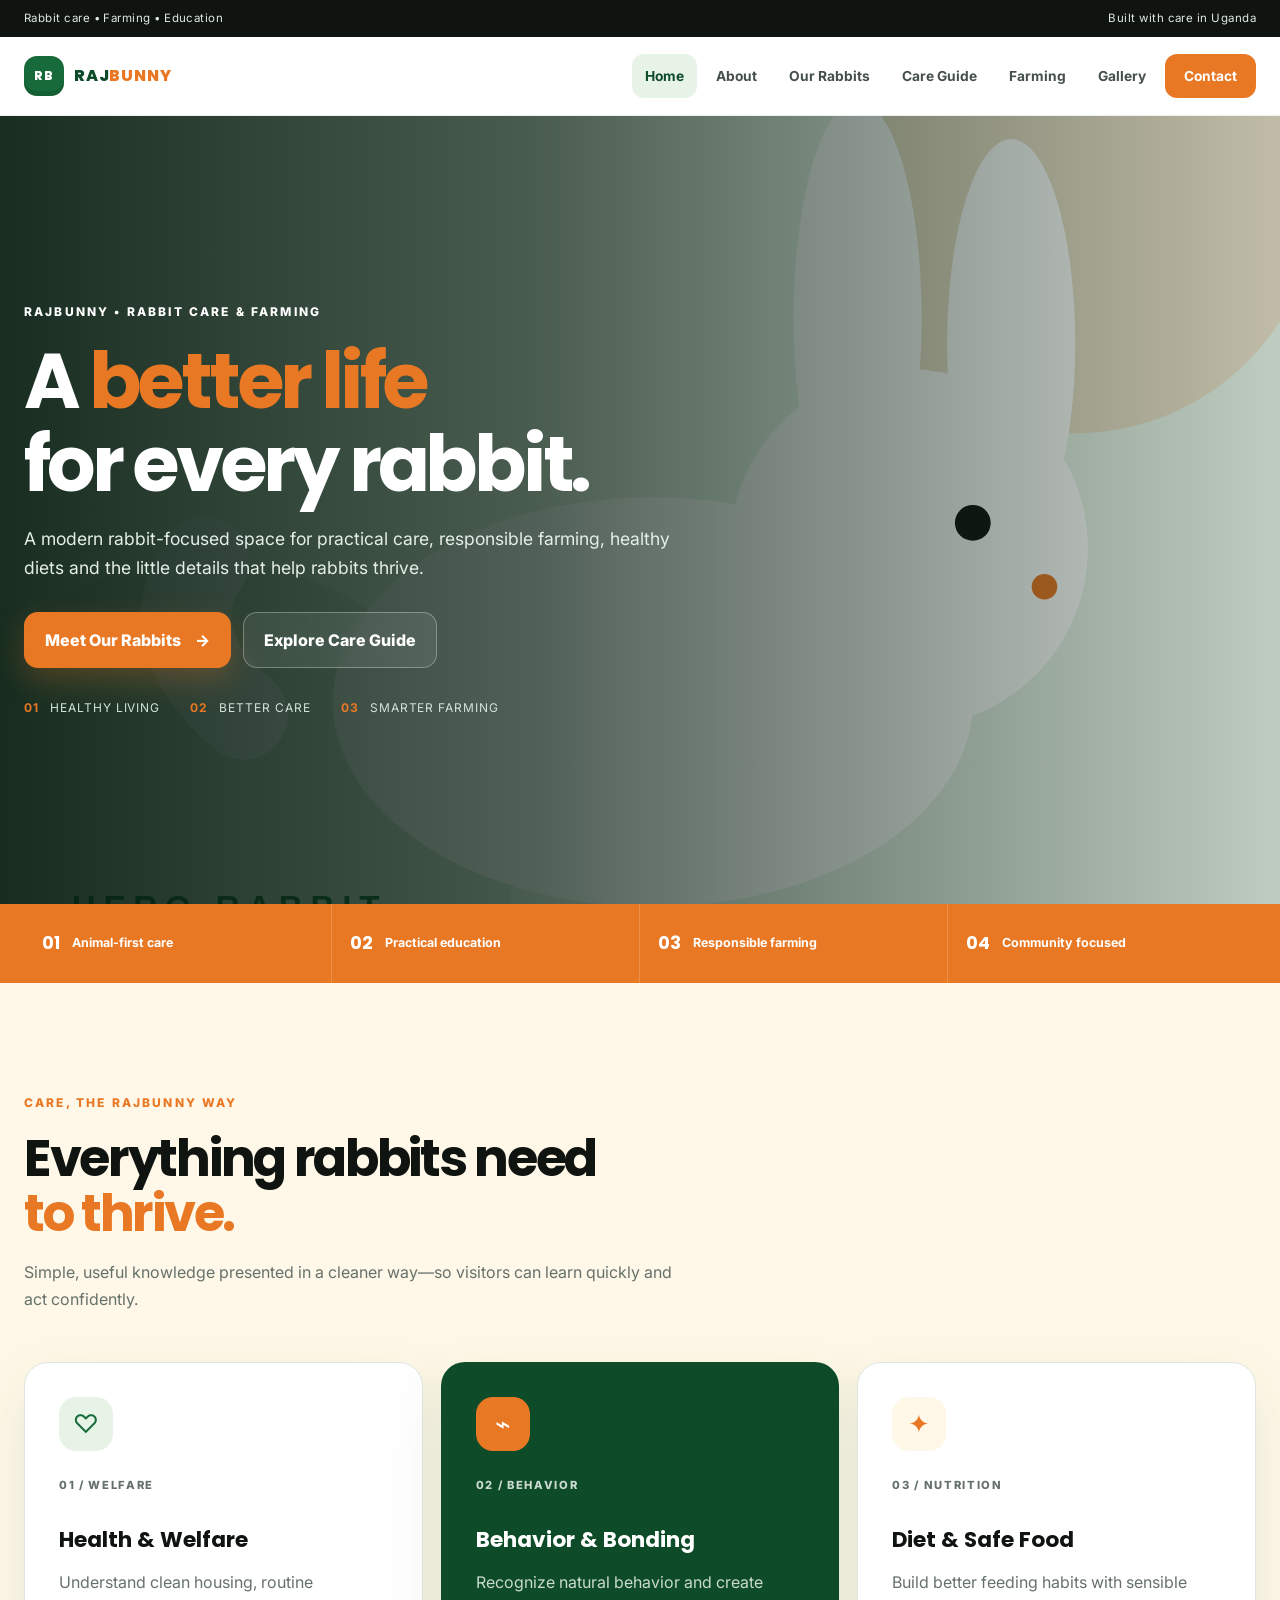
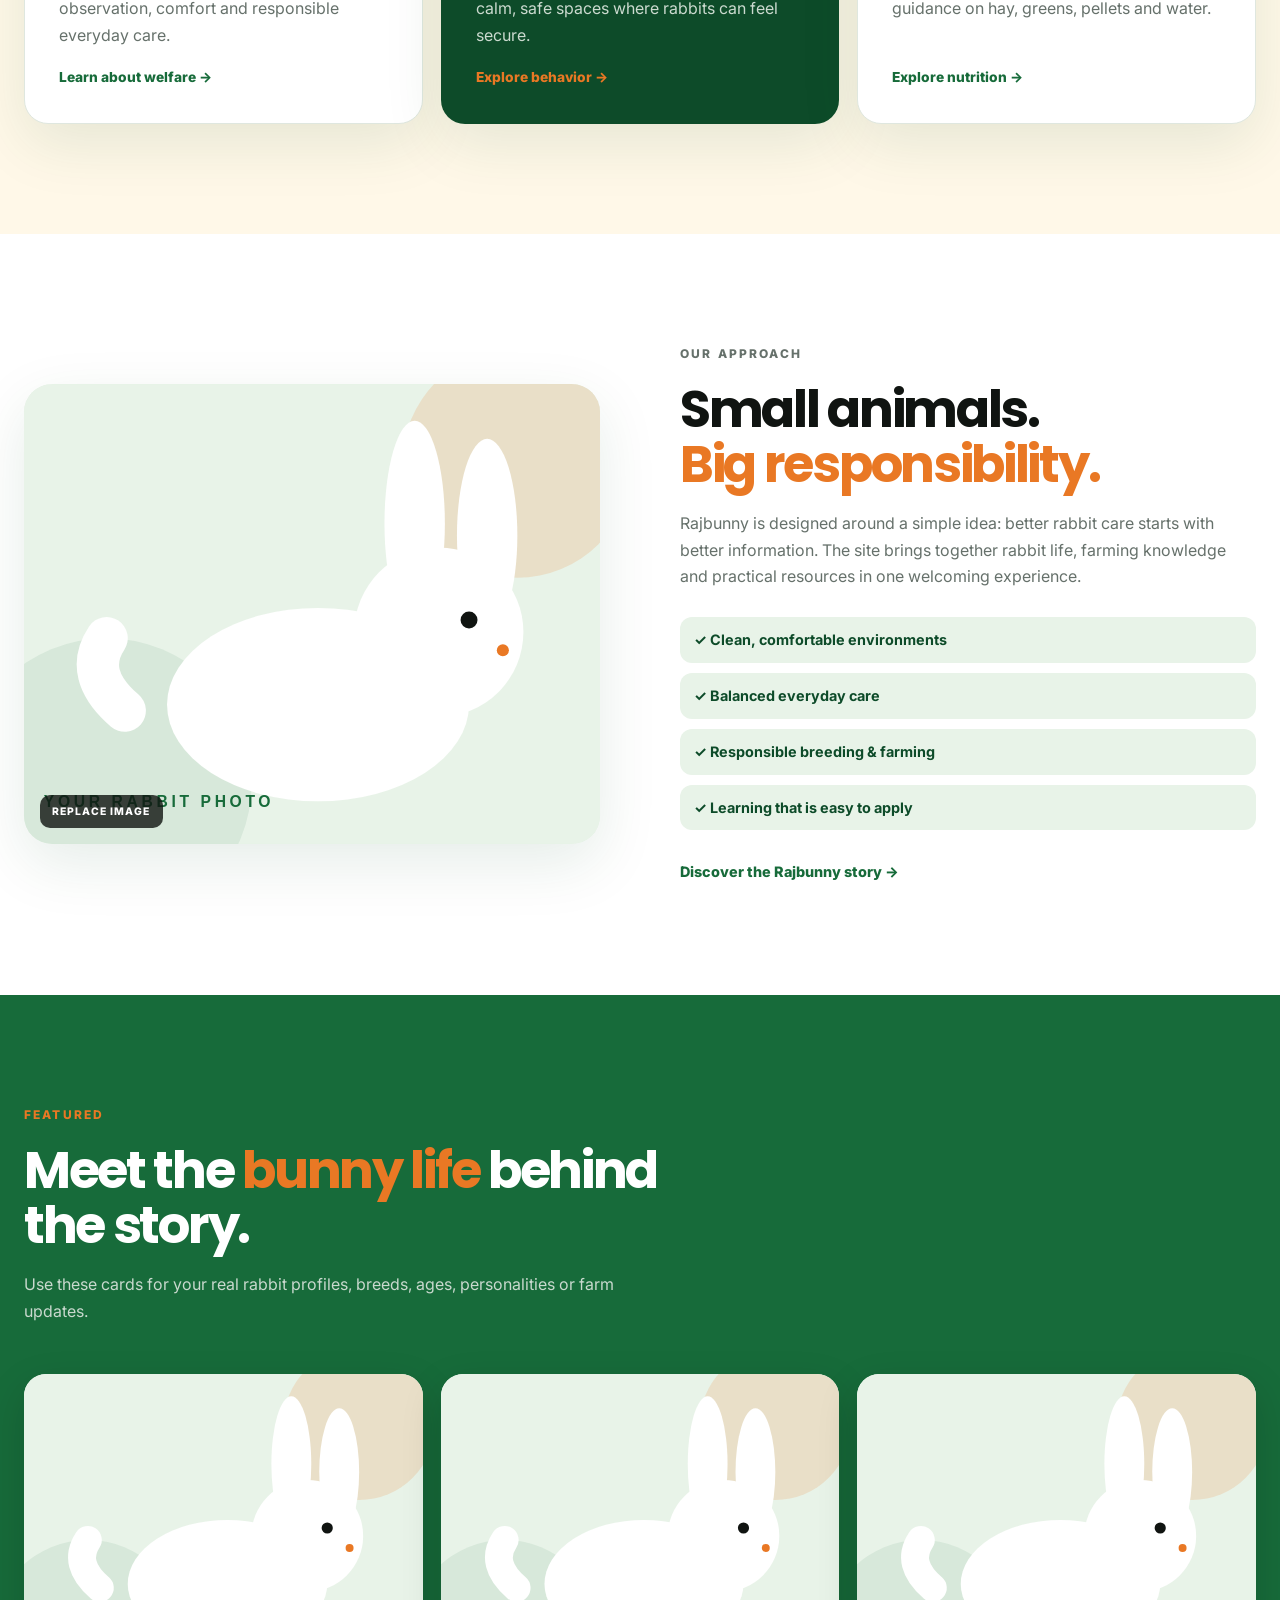
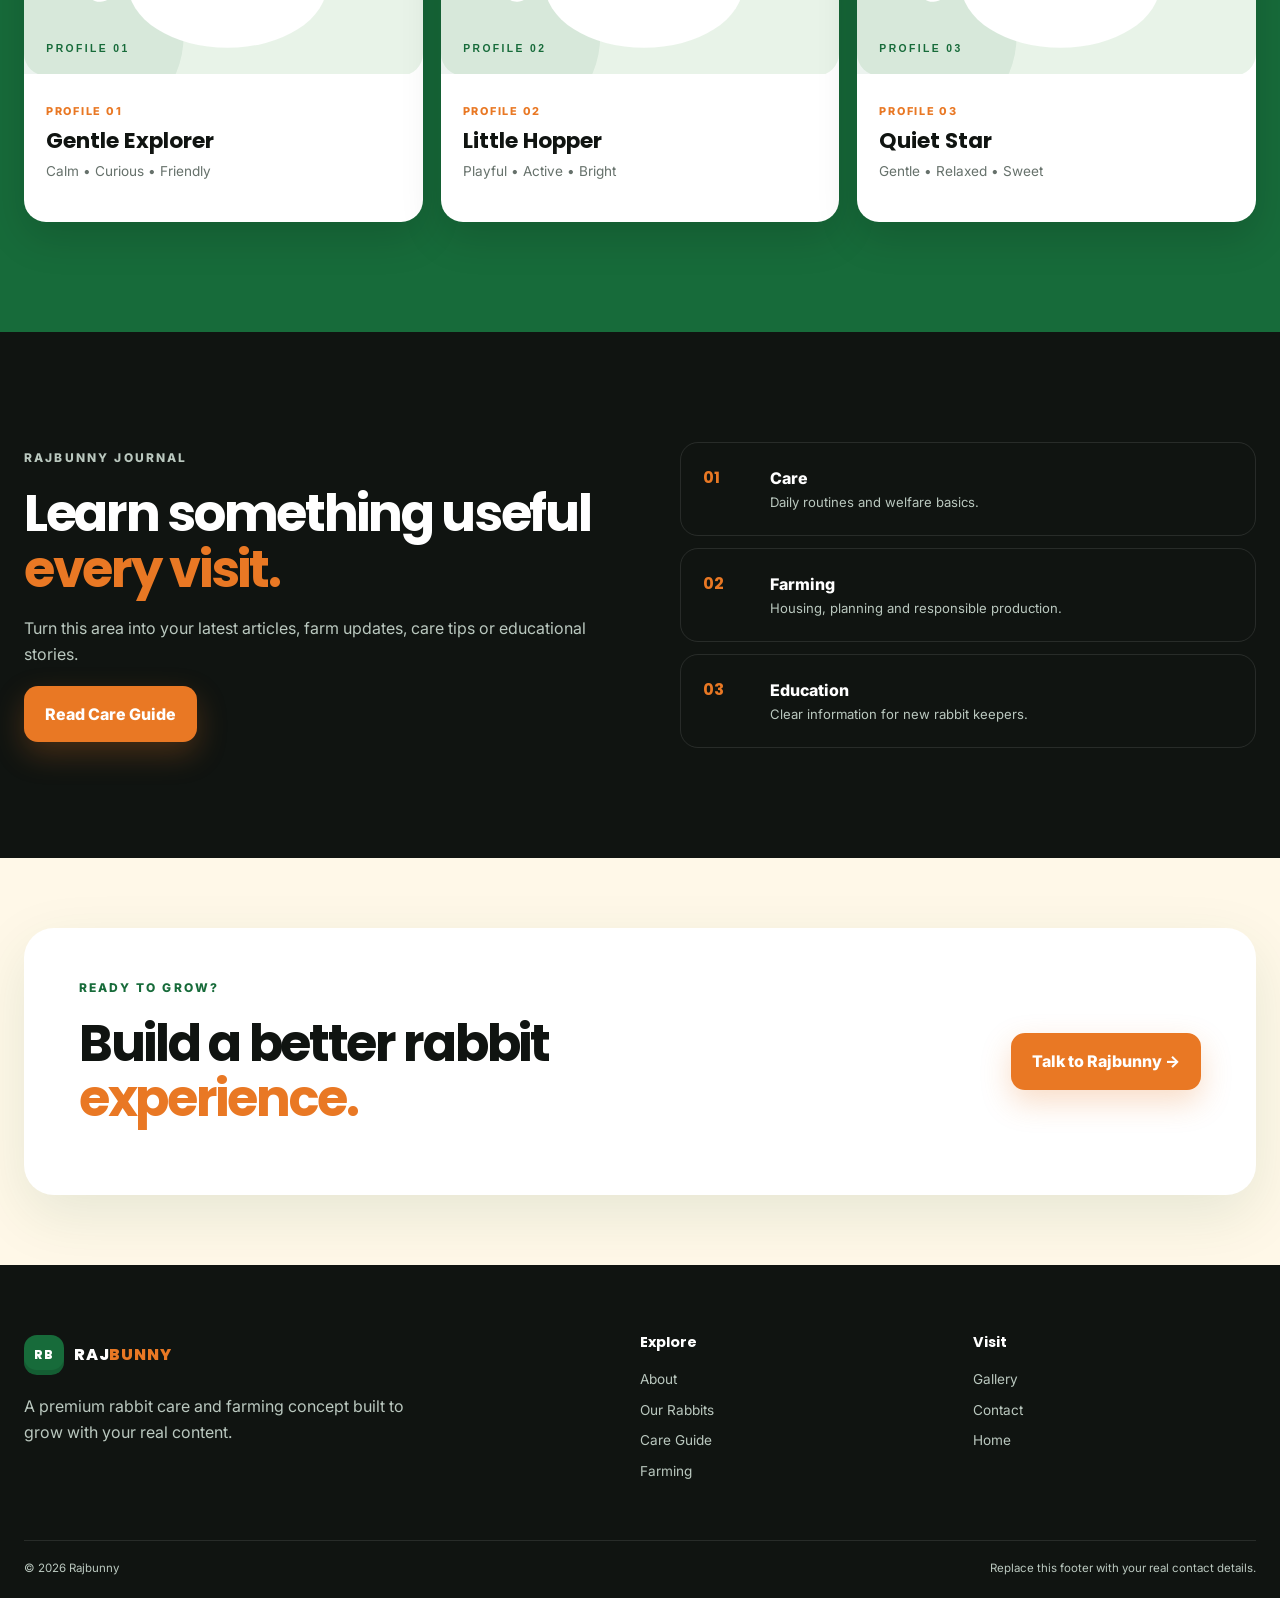
<file: rajbunny-premium/index.html>
<!DOCTYPE html>
<html lang="en">
<head>
  <meta charset="UTF-8">
  <meta name="viewport" content="width=device-width, initial-scale=1.0">
  <meta name="theme-color" content="#176B3A">
  <meta name="description" content="Rajbunny — premium rabbit care, farming and education.">
  <title>Rajbunny | A Better Life for Every Rabbit</title>
  <link rel="stylesheet" href="assets/css/style.css">
  <link rel="preconnect" href="https://fonts.googleapis.com">
  <link rel="preconnect" href="https://fonts.gstatic.com" crossorigin>
  <link href="https://fonts.googleapis.com/css2?family=Inter:wght@400;500;600;700&family=Poppins:wght@500;600;700;800&display=swap" rel="stylesheet">
  <link rel="stylesheet" href="assets/css/style.css">
</head>
<body>
  <div class="topbar"><div class="container topbar-inner"><span>Rabbit care • Farming • Education</span><span>Built with care in Uganda</span></div></div>

  <header class="site-header" id="site-header">
    <div class="container nav-wrap">
      <a class="brand" href="index.html" aria-label="Rajbunny home">
        <span class="brand-mark">RB</span><span>RAJ<span>BUNNY</span></span>
      </a>
      <button class="nav-toggle" aria-expanded="false" aria-controls="main-nav" aria-label="Open menu"><span></span><span></span><span></span></button>
      <nav id="main-nav" class="main-nav">
        <a class="active" href="index.html">Home</a>
        <a href="about.html">About</a>
        <a href="rabbits.html">Our Rabbits</a>
        <a href="care.html">Care Guide</a>
        <a href="farming.html">Farming</a>
        <a href="gallery.html">Gallery</a>
        <a class="nav-cta" href="contact.html">Contact</a>
      </nav>
    </div>
  </header>

  <main>
    <section class="hero">
      <div class="hero-media">
        <img src="assets/images/hero-rabbit.svg" alt="Illustrated rabbit in a calm green farm setting">
      </div>
      <div class="hero-overlay"></div>
      <div class="container hero-content">
        <p class="eyebrow reveal">RAJBUNNY • RABBIT CARE & FARMING</p>
        <h1 class="reveal">A <span>better life</span><br>for every rabbit.</h1>
        <p class="hero-copy reveal">A modern rabbit-focused space for practical care, responsible farming, healthy diets and the little details that help rabbits thrive.</p>
        <div class="hero-actions reveal">
          <a class="btn btn-primary" href="rabbits.html">Meet Our Rabbits <span>→</span></a>
          <a class="btn btn-ghost" href="care.html">Explore Care Guide</a>
        </div>
        <div class="hero-meta reveal"><span><b>01</b> Healthy living</span><span><b>02</b> Better care</span><span><b>03</b> Smarter farming</span></div>
      </div>
    </section>

    <section class="trust-strip">
      <div class="container trust-grid">
        <div><strong>01</strong><span>Animal-first care</span></div>
        <div><strong>02</strong><span>Practical education</span></div>
        <div><strong>03</strong><span>Responsible farming</span></div>
        <div><strong>04</strong><span>Community focused</span></div>
      </div>
    </section>

    <section class="section section-cream">
      <div class="container">
        <div class="section-heading reveal">
          <p class="eyebrow orange">CARE, THE RAJBUNNY WAY</p>
          <h2>Everything rabbits need<br><span>to thrive.</span></h2>
          <p>Simple, useful knowledge presented in a cleaner way—so visitors can learn quickly and act confidently.</p>
        </div>
        <div class="feature-grid">
          <article class="feature-card reveal"><div class="card-icon green">♡</div><p class="card-number">01 / WELFARE</p><h3>Health & Welfare</h3><p>Understand clean housing, routine observation, comfort and responsible everyday care.</p><a href="care.html">Learn about welfare →</a></article>
          <article class="feature-card feature-dark reveal"><div class="card-icon orange-bg">⌁</div><p class="card-number">02 / BEHAVIOR</p><h3>Behavior & Bonding</h3><p>Recognize natural behavior and create calm, safe spaces where rabbits can feel secure.</p><a href="care.html">Explore behavior →</a></article>
          <article class="feature-card reveal"><div class="card-icon cream">✦</div><p class="card-number">03 / NUTRITION</p><h3>Diet & Safe Food</h3><p>Build better feeding habits with sensible guidance on hay, greens, pellets and water.</p><a href="care.html">Explore nutrition →</a></article>
        </div>
      </div>
    </section>

    <section class="section about-preview">
      <div class="container split">
        <div class="image-frame reveal"><img src="assets/images/rabbit-portrait.svg" alt="Rajbunny rabbit placeholder"><span class="image-label">REPLACE IMAGE</span></div>
        <div class="content-block reveal">
          <p class="eyebrow green-text">OUR APPROACH</p>
          <h2>Small animals.<br><span>Big responsibility.</span></h2>
          <p>Rajbunny is designed around a simple idea: better rabbit care starts with better information. The site brings together rabbit life, farming knowledge and practical resources in one welcoming experience.</p>
          <div class="check-list"><div>✓ Clean, comfortable environments</div><div>✓ Balanced everyday care</div><div>✓ Responsible breeding & farming</div><div>✓ Learning that is easy to apply</div></div>
          <a class="text-link" href="about.html">Discover the Rajbunny story →</a>
        </div>
      </div>
    </section>

    <section class="section section-green">
      <div class="container">
        <div class="section-heading light reveal"><p class="eyebrow orange">FEATURED</p><h2>Meet the <span>bunny life</span> behind the story.</h2><p>Use these cards for your real rabbit profiles, breeds, ages, personalities or farm updates.</p></div>
        <div class="rabbit-grid">
          <a class="rabbit-card reveal" href="rabbits.html"><img src="assets/images/rabbit-01.svg" alt="Rabbit profile placeholder"><div><span>PROFILE 01</span><h3>Gentle Explorer</h3><p>Calm • Curious • Friendly</p></div></a>
          <a class="rabbit-card reveal" href="rabbits.html"><img src="assets/images/rabbit-02.svg" alt="Rabbit profile placeholder"><div><span>PROFILE 02</span><h3>Little Hopper</h3><p>Playful • Active • Bright</p></div></a>
          <a class="rabbit-card reveal" href="rabbits.html"><img src="assets/images/rabbit-03.svg" alt="Rabbit profile placeholder"><div><span>PROFILE 03</span><h3>Quiet Star</h3><p>Gentle • Relaxed • Sweet</p></div></a>
        </div>
      </div>
    </section>

    <section class="section section-dark">
      <div class="container stat-layout">
        <div class="reveal"><p class="eyebrow orange">RAJBUNNY JOURNAL</p><h2>Learn something useful<br><span>every visit.</span></h2><p>Turn this area into your latest articles, farm updates, care tips or educational stories.</p><a class="btn btn-primary" href="care.html">Read Care Guide</a></div>
        <div class="stat-cards">
          <div class="stat reveal"><strong>01</strong><span>Care</span><p>Daily routines and welfare basics.</p></div>
          <div class="stat reveal"><strong>02</strong><span>Farming</span><p>Housing, planning and responsible production.</p></div>
          <div class="stat reveal"><strong>03</strong><span>Education</span><p>Clear information for new rabbit keepers.</p></div>
        </div>
      </div>
    </section>

    <section class="section cta-section">
      <div class="container cta-box reveal"><div><p class="eyebrow green-text">READY TO GROW?</p><h2>Build a better rabbit<br><span>experience.</span></h2></div><a class="btn btn-primary" href="contact.html">Talk to Rajbunny →</a></div>
    </section>
  </main>

  <footer class="site-footer"><div class="container footer-grid"><div><a class="brand footer-brand" href="index.html"><span class="brand-mark">RB</span><span>RAJ<span>BUNNY</span></span></a><p>A premium rabbit care and farming concept built to grow with your real content.</p></div><div><h4>Explore</h4><a href="about.html">About</a><a href="rabbits.html">Our Rabbits</a><a href="care.html">Care Guide</a><a href="farming.html">Farming</a></div><div><h4>Visit</h4><a href="gallery.html">Gallery</a><a href="contact.html">Contact</a><a href="index.html">Home</a></div></div><div class="container footer-bottom"><span>© 2026 Rajbunny</span><span>Replace this footer with your real contact details.</span></div></footer>
  <script src="assets/js/main.js"></script>
  <script src="assets/js/main.js"></script>
</body>
</html>
</file>
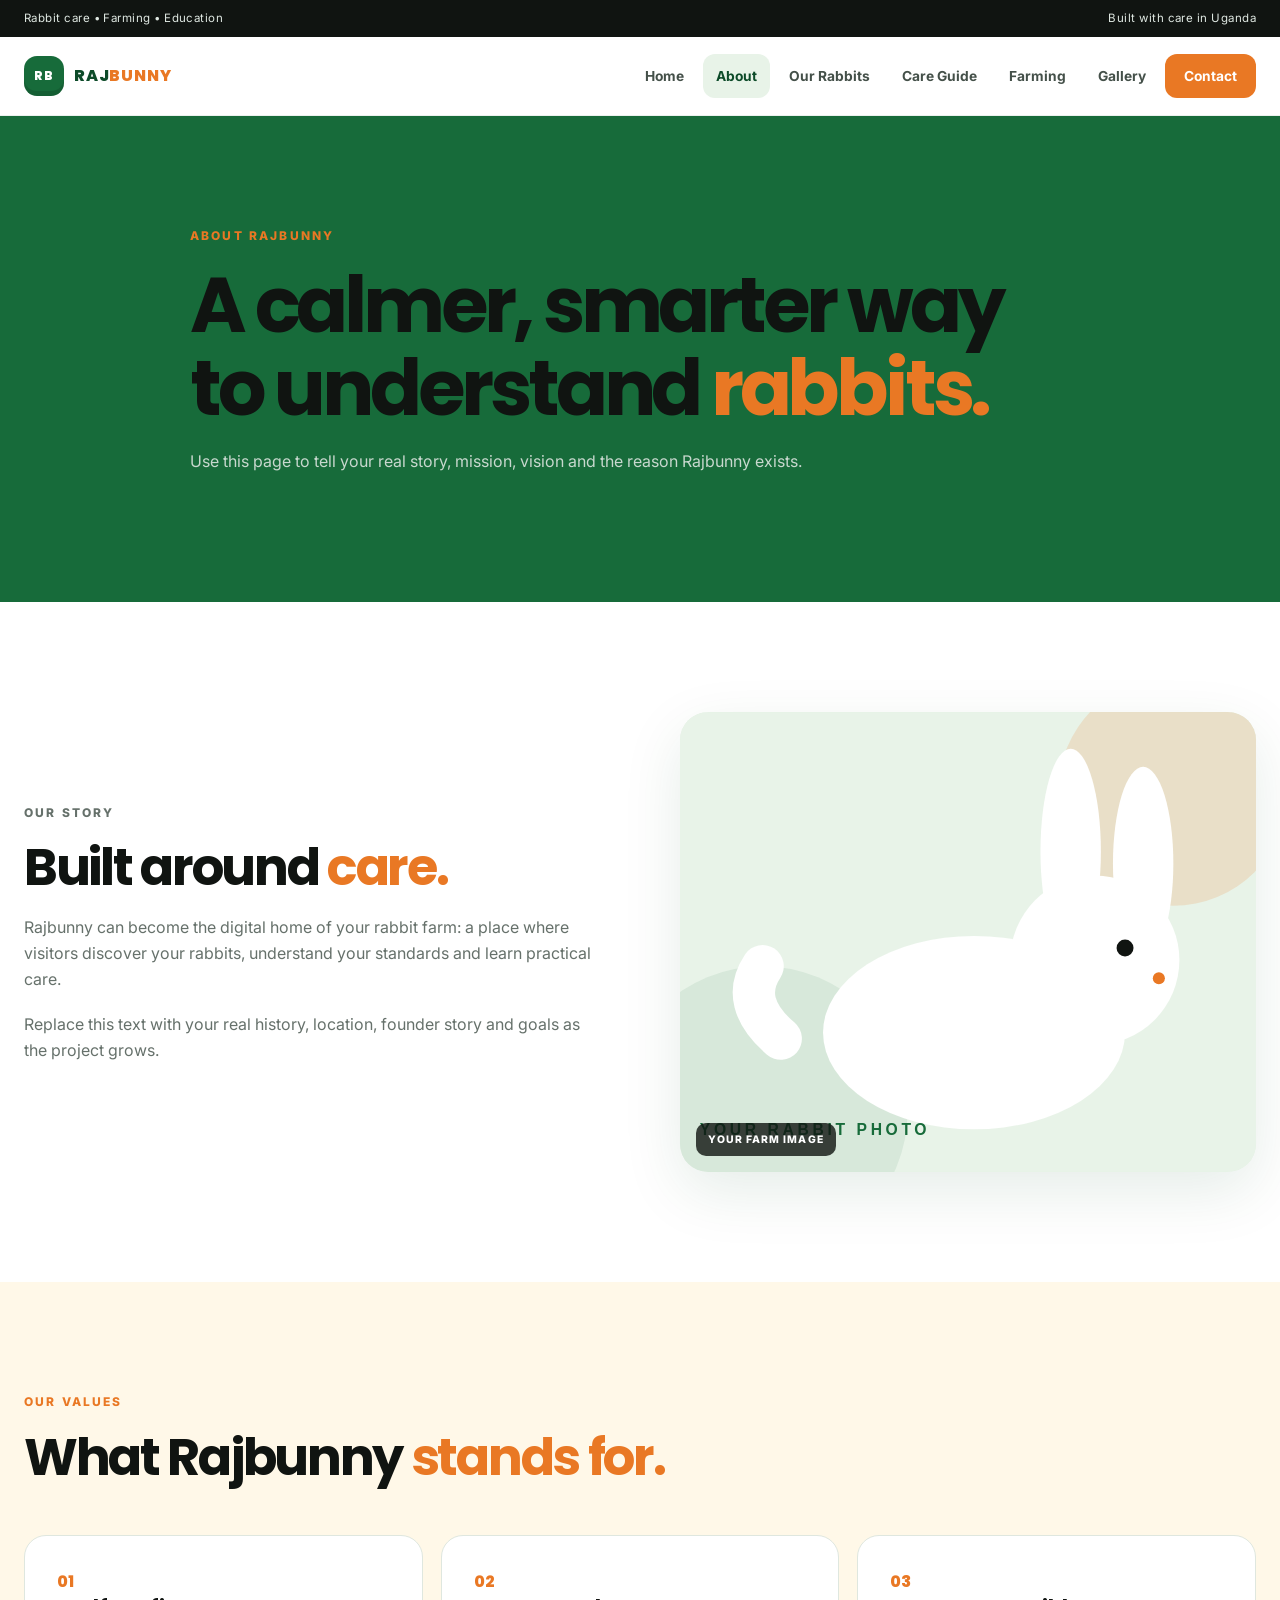
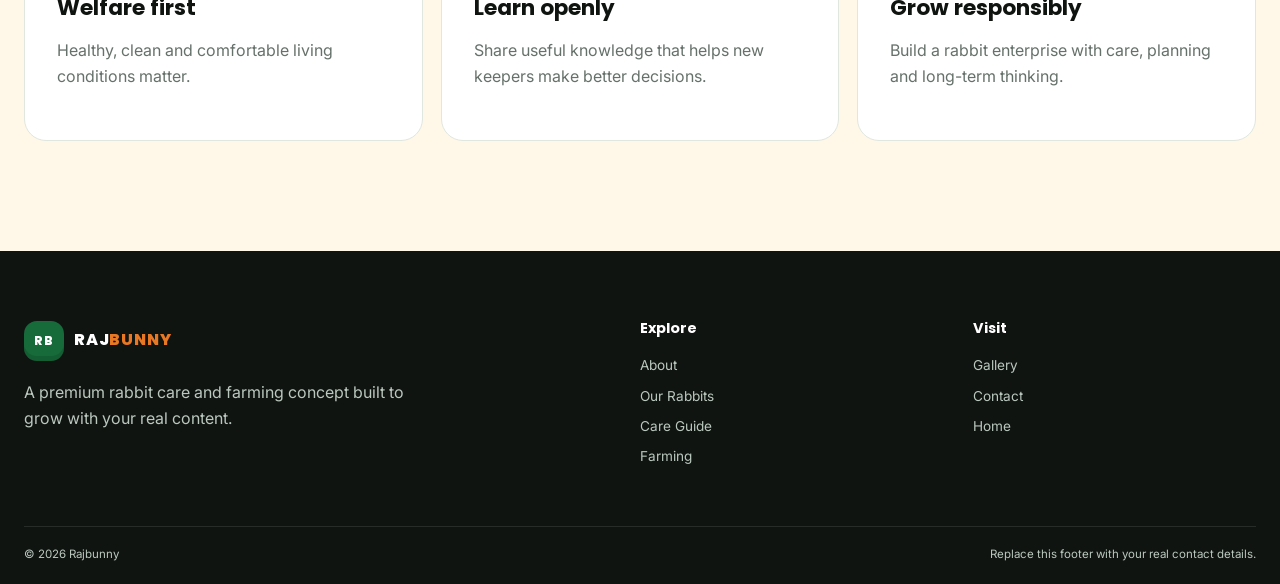
<file: rajbunny-premium/about.html>
<!DOCTYPE html><html lang="en"><head><meta charset="UTF-8">
<meta name="viewport" content="width=device-width, initial-scale=1.0">
<meta name="theme-color" content="#176B3A">
<link rel="preconnect" href="https://fonts.googleapis.com">
<link rel="preconnect" href="https://fonts.gstatic.com" crossorigin>
<link href="https://fonts.googleapis.com/css2?family=Inter:wght@400;500;600;700&family=Poppins:wght@500;600;700;800&display=swap" rel="stylesheet">
<link rel="stylesheet" href="assets/css/style.css"><title>About | Rajbunny</title>
    <link rel="stylesheet" href="assets/css/style.css">
<link rel="stylesheet" href="assets/css/style.css">
</head><body><div class="topbar"><div class="container topbar-inner">
    <span>Rabbit care • Farming • Education</span><span>Built with care in Uganda</span></div></div>
<header class="site-header" id="site-header"><div class="container nav-wrap">
<a class="brand" href="index.html"><span class="brand-mark">RB</span><span>RAJ<span>BUNNY</span></span></a>
<button class="nav-toggle" aria-expanded="false" aria-controls="main-nav" aria-label="Open menu"><span></span><span></span><span></span></button>
<nav id="main-nav" class="main-nav"><a href="index.html">Home</a><a class="active" href="about.html">About</a><a href="rabbits.html">Our Rabbits</a><a href="care.html">Care Guide</a><a href="farming.html">Farming</a><a href="gallery.html">Gallery</a><a class="nav-cta" href="contact.html">Contact</a></nav>
</div></header><main>
<section class="page-hero section-green"><div class="container page-hero-content"><p class="eyebrow orange reveal">ABOUT RAJBUNNY</p><h1 class="reveal">A calmer, smarter way<br>to understand <span>rabbits.</span></h1><p class="reveal">Use this page to tell your real story, mission, vision and the reason Rajbunny exists.</p></div></section>
<section class="section"><div class="container split"><div class="content-block reveal"><p class="eyebrow green-text">OUR STORY</p><h2>Built around <span>care.</span></h2><p>Rajbunny can become the digital home of your rabbit farm: a place where visitors discover your rabbits, understand your standards and learn practical care.</p><p>Replace this text with your real history, location, founder story and goals as the project grows.</p></div><div class="image-frame reveal"><img src="assets/images/rabbit-portrait.svg" alt="Rabbit placeholder"><span class="image-label">YOUR FARM IMAGE</span></div></div></section>
<section class="section section-cream"><div class="container"><div class="section-heading reveal"><p class="eyebrow orange">OUR VALUES</p><h2>What Rajbunny <span>stands for.</span></h2></div><div class="value-grid"><article class="value-card reveal"><b>01</b><h3>Welfare first</h3><p>Healthy, clean and comfortable living conditions matter.</p></article><article class="value-card reveal"><b>02</b><h3>Learn openly</h3><p>Share useful knowledge that helps new keepers make better decisions.</p></article><article class="value-card reveal"><b>03</b><h3>Grow responsibly</h3><p>Build a rabbit enterprise with care, planning and long-term thinking.</p></article></div></div></section>
</main><footer class="site-footer"><div class="container footer-grid"><div><a class="brand footer-brand" href="index.html"><span class="brand-mark">RB</span><span>RAJ<span>BUNNY</span></span></a><p>A premium rabbit care and farming concept built to grow with your real content.</p></div><div><h4>Explore</h4><a href="about.html">About</a><a href="rabbits.html">Our Rabbits</a><a href="care.html">Care Guide</a><a href="farming.html">Farming</a></div><div><h4>Visit</h4><a href="gallery.html">Gallery</a><a href="contact.html">Contact</a><a href="index.html">Home</a></div></div><div class="container footer-bottom"><span>© 2026 Rajbunny</span><span>Replace this footer with your real contact details.</span></div></footer><script src="assets/js/main.js"></script>
<script src="assets/js/main.js"></script>
</body></html>
</file>
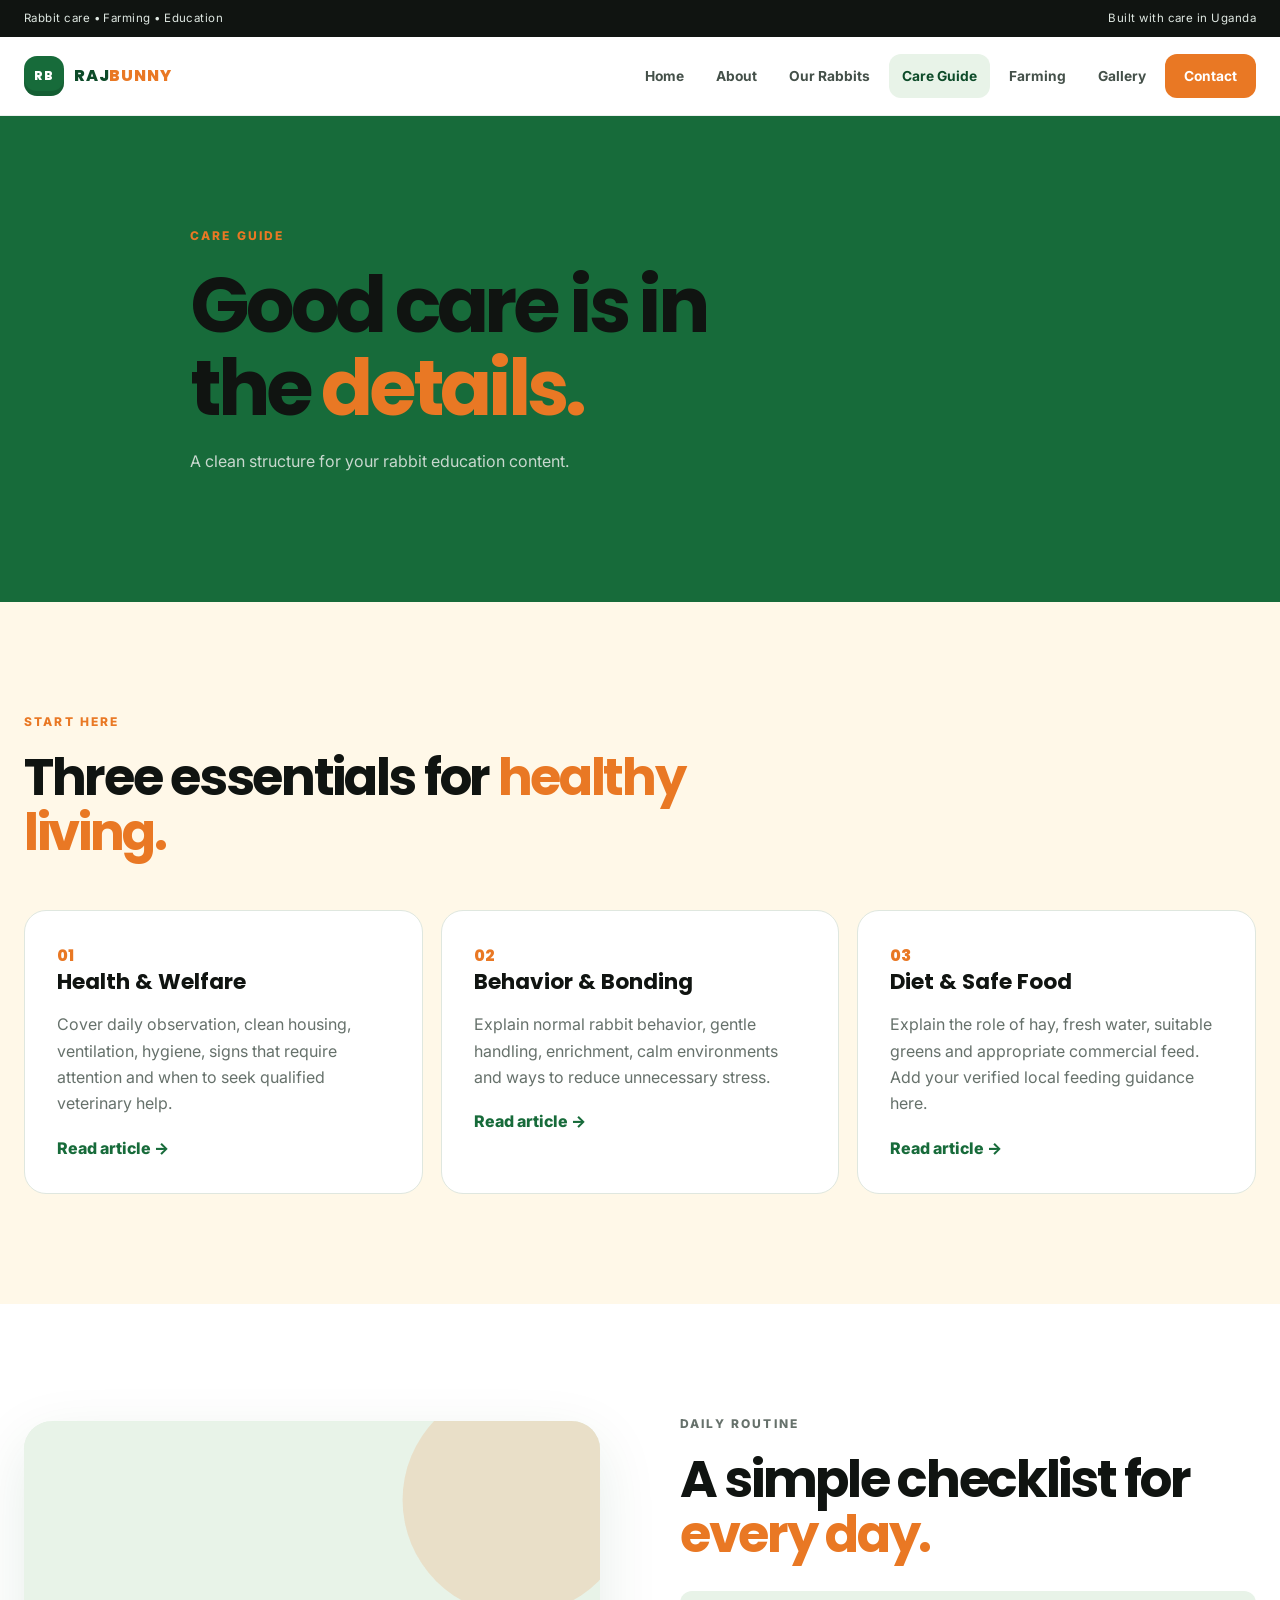
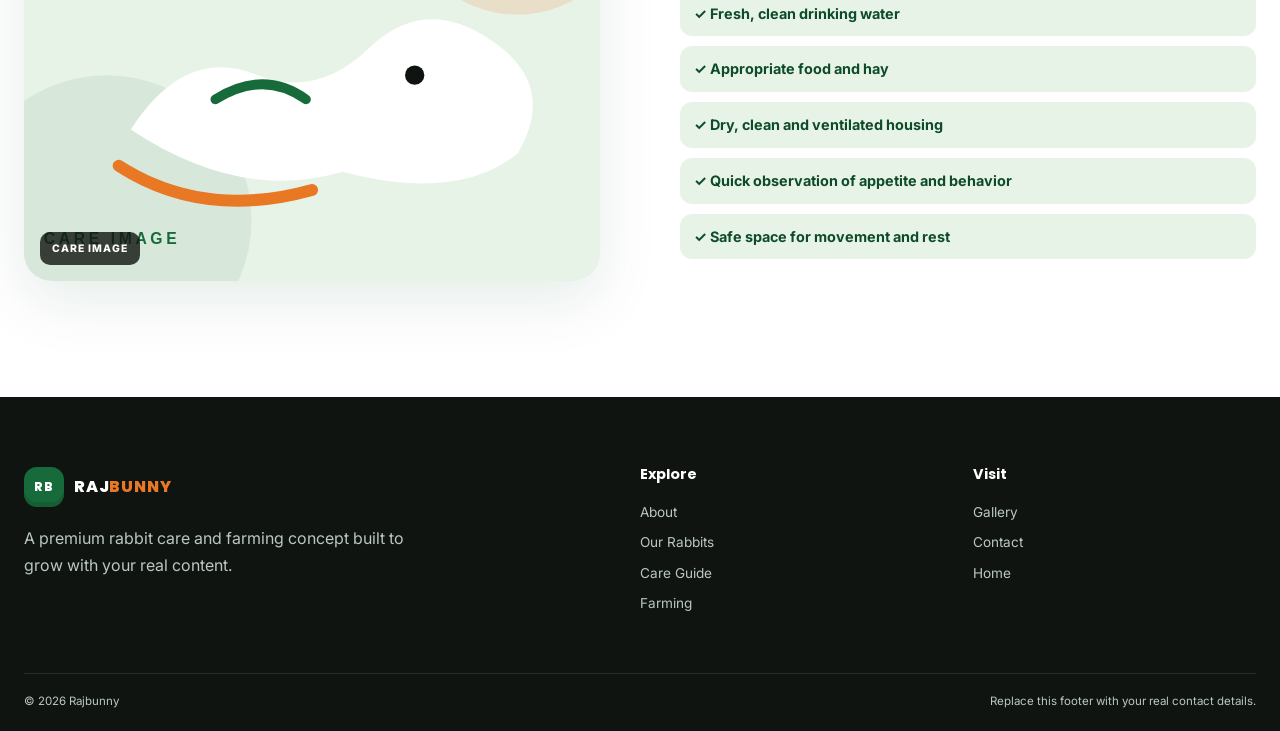
<file: rajbunny-premium/care.html>
<!DOCTYPE html><html lang="en"><head><meta charset="UTF-8">
<meta name="viewport" content="width=device-width, initial-scale=1.0">
<meta name="theme-color" content="#176B3A">
<link rel="preconnect" href="https://fonts.googleapis.com">
<link rel="preconnect" href="https://fonts.gstatic.com" crossorigin>
<link href="https://fonts.googleapis.com/css2?family=Inter:wght@400;500;600;700&family=Poppins:wght@500;600;700;800&display=swap" rel="stylesheet">
<link rel="stylesheet" href="assets/css/style.css"><title>Care Guide | Rajbunny</title>
  <link rel="stylesheet" href="assets/css/style.css">
</head><body><div class="topbar"><div class="container topbar-inner"><span>Rabbit care • Farming • Education</span><span>Built with care in Uganda</span></div></div>
<header class="site-header" id="site-header"><div class="container nav-wrap">
<a class="brand" href="index.html"><span class="brand-mark">RB</span><span>RAJ<span>BUNNY</span></span></a>
<button class="nav-toggle" aria-expanded="false" aria-controls="main-nav" aria-label="Open menu"><span></span><span></span><span></span></button>
<nav id="main-nav" class="main-nav"><a href="index.html">Home</a><a href="about.html">About</a><a href="rabbits.html">Our Rabbits</a><a class="active" href="care.html">Care Guide</a><a href="farming.html">Farming</a><a href="gallery.html">Gallery</a><a class="nav-cta" href="contact.html">Contact</a></nav>
</div></header><main>
<section class="page-hero section-green"><div class="container page-hero-content"><p class="eyebrow orange reveal">CARE GUIDE</p><h1 class="reveal">Good care is in<br>the <span>details.</span></h1><p class="reveal">A clean structure for your rabbit education content.</p></div></section>
<section class="section section-cream"><div class="container"><div class="section-heading reveal"><p class="eyebrow orange">START HERE</p><h2>Three essentials for <span>healthy living.</span></h2></div><div class="article-grid"><article class="article-card reveal"><div class="article-number">01</div><h3>Health & Welfare</h3><p>Cover daily observation, clean housing, ventilation, hygiene, signs that require attention and when to seek qualified veterinary help.</p><a href="#">Read article →</a></article><article class="article-card reveal"><div class="article-number">02</div><h3>Behavior & Bonding</h3><p>Explain normal rabbit behavior, gentle handling, enrichment, calm environments and ways to reduce unnecessary stress.</p><a href="#">Read article →</a></article><article class="article-card reveal"><div class="article-number">03</div><h3>Diet & Safe Food</h3><p>Explain the role of hay, fresh water, suitable greens and appropriate commercial feed. Add your verified local feeding guidance here.</p><a href="#">Read article →</a></article></div></div></section>
<section class="section"><div class="container split"><div class="image-frame reveal"><img src="assets/images/feeding.svg" alt="Rabbit feeding illustration"><span class="image-label">CARE IMAGE</span></div><div class="content-block reveal"><p class="eyebrow green-text">DAILY ROUTINE</p><h2>A simple checklist for <span>every day.</span></h2><div class="check-list"><div>✓ Fresh, clean drinking water</div><div>✓ Appropriate food and hay</div><div>✓ Dry, clean and ventilated housing</div><div>✓ Quick observation of appetite and behavior</div><div>✓ Safe space for movement and rest</div></div></div></div></section>
</main><footer class="site-footer"><div class="container footer-grid"><div><a class="brand footer-brand" href="index.html"><span class="brand-mark">RB</span><span>RAJ<span>BUNNY</span></span></a><p>A premium rabbit care and farming concept built to grow with your real content.</p></div><div><h4>Explore</h4><a href="about.html">About</a><a href="rabbits.html">Our Rabbits</a><a href="care.html">Care Guide</a><a href="farming.html">Farming</a></div><div><h4>Visit</h4><a href="gallery.html">Gallery</a><a href="contact.html">Contact</a><a href="index.html">Home</a></div></div><div class="container footer-bottom"><span>© 2026 Rajbunny</span><span>Replace this footer with your real contact details.</span></div></footer>

<script src="assets/js/main.js"></script>
</body></html>
</file>
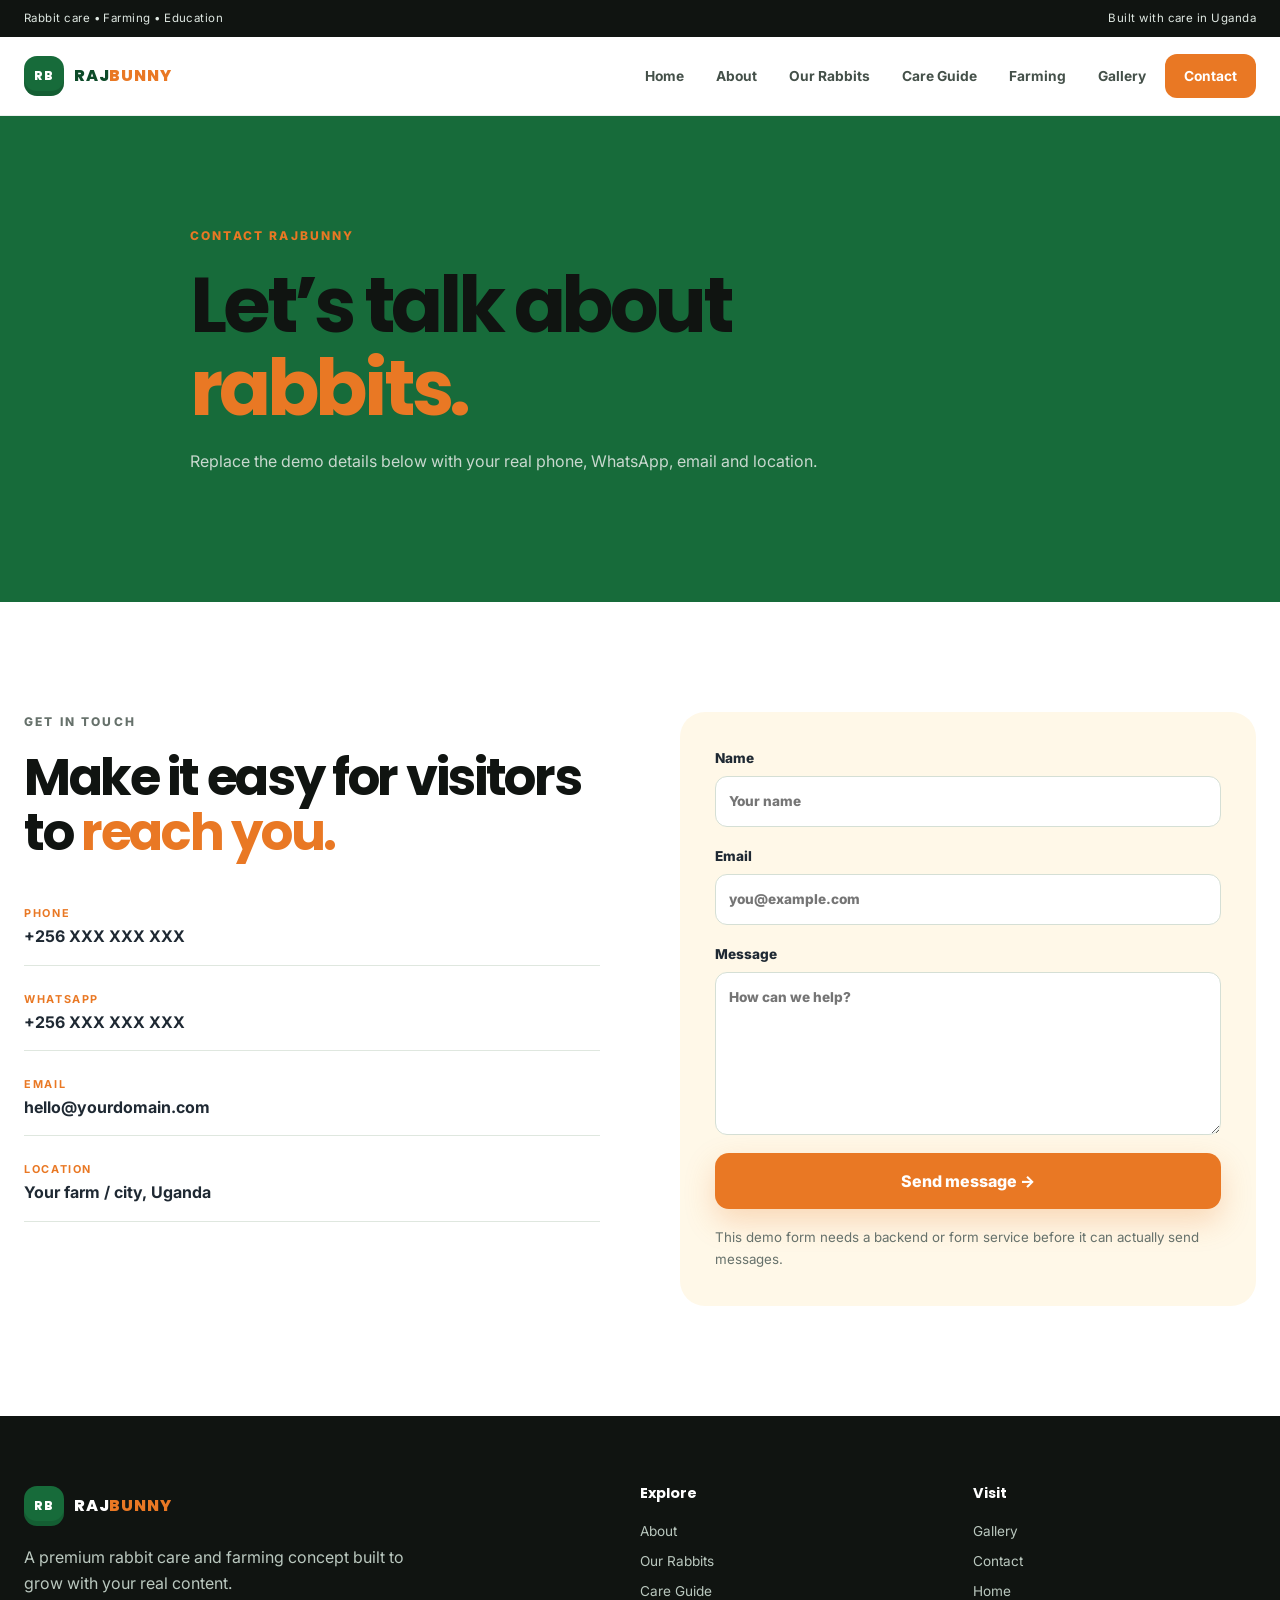
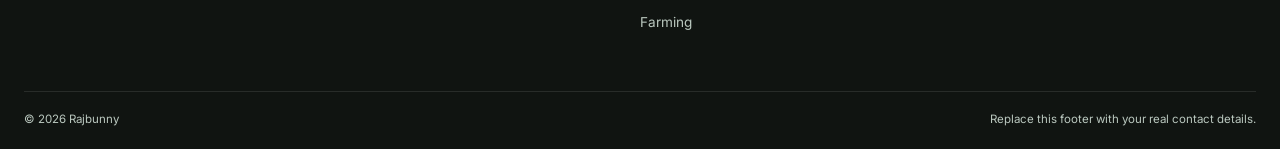
<file: rajbunny-premium/contact.html>
<!DOCTYPE html><html lang="en"><head><meta charset="UTF-8">
<meta name="viewport" content="width=device-width, initial-scale=1.0">
<meta name="theme-color" content="#176B3A">
<link rel="preconnect" href="https://fonts.googleapis.com">
<link rel="preconnect" href="https://fonts.gstatic.com" crossorigin>
<link href="https://fonts.googleapis.com/css2?family=Inter:wght@400;500;600;700&family=Poppins:wght@500;600;700;800&display=swap" rel="stylesheet">
<link rel="stylesheet" href="assets/css/style.css"><title>Contact | Rajbunny</title>
  <link rel="stylesheet" href="assets/css/style.css">
</head><body><div class="topbar"><div class="container topbar-inner"><span>Rabbit care • Farming • Education</span><span>Built with care in Uganda</span></div></div>
<header class="site-header" id="site-header"><div class="container nav-wrap">
<a class="brand" href="index.html"><span class="brand-mark">RB</span><span>RAJ<span>BUNNY</span></span></a>
<button class="nav-toggle" aria-expanded="false" aria-controls="main-nav" aria-label="Open menu"><span></span><span></span><span></span></button>
<nav id="main-nav" class="main-nav"><a href="index.html">Home</a><a href="about.html">About</a><a href="rabbits.html">Our Rabbits</a><a href="care.html">Care Guide</a><a href="farming.html">Farming</a><a href="gallery.html">Gallery</a><a class="nav-cta" href="contact.html">Contact</a></nav>
</div></header><main>
<section class="page-hero section-green"><div class="container page-hero-content"><p class="eyebrow orange reveal">CONTACT RAJBUNNY</p><h1 class="reveal">Let’s talk about<br><span>rabbits.</span></h1><p class="reveal">Replace the demo details below with your real phone, WhatsApp, email and location.</p></div></section>
<section class="section"><div class="container contact-grid"><div class="content-block reveal"><p class="eyebrow green-text">GET IN TOUCH</p><h2>Make it easy for visitors to <span>reach you.</span></h2><div class="contact-list"><div><b>PHONE</b><span>+256 XXX XXX XXX</span></div><div><b>WHATSAPP</b><span>+256 XXX XXX XXX</span></div><div><b>EMAIL</b><span>hello@yourdomain.com</span></div><div><b>LOCATION</b><span>Your farm / city, Uganda</span></div></div></div><form class="contact-form reveal" onsubmit="return false;"><label>Name<input type="text" placeholder="Your name"></label><label>Email<input type="email" placeholder="you@example.com"></label><label>Message<textarea rows="6" placeholder="How can we help?"></textarea></label><button class="btn btn-primary" type="submit">Send message →</button><small>This demo form needs a backend or form service before it can actually send messages.</small></form></div></section>
</main><footer class="site-footer"><div class="container footer-grid"><div><a class="brand footer-brand" href="index.html"><span class="brand-mark">RB</span><span>RAJ<span>BUNNY</span></span></a><p>A premium rabbit care and farming concept built to grow with your real content.</p></div><div><h4>Explore</h4><a href="about.html">About</a><a href="rabbits.html">Our Rabbits</a><a href="care.html">Care Guide</a><a href="farming.html">Farming</a></div><div><h4>Visit</h4><a href="gallery.html">Gallery</a><a href="contact.html">Contact</a><a href="index.html">Home</a></div></div><div class="container footer-bottom"><span>© 2026 Rajbunny</span><span>Replace this footer with your real contact details.</span></div></footer><script src="assets/js/main.js"></script>
<script src="assets/js/main.js"></script>
</body></html>
</file>
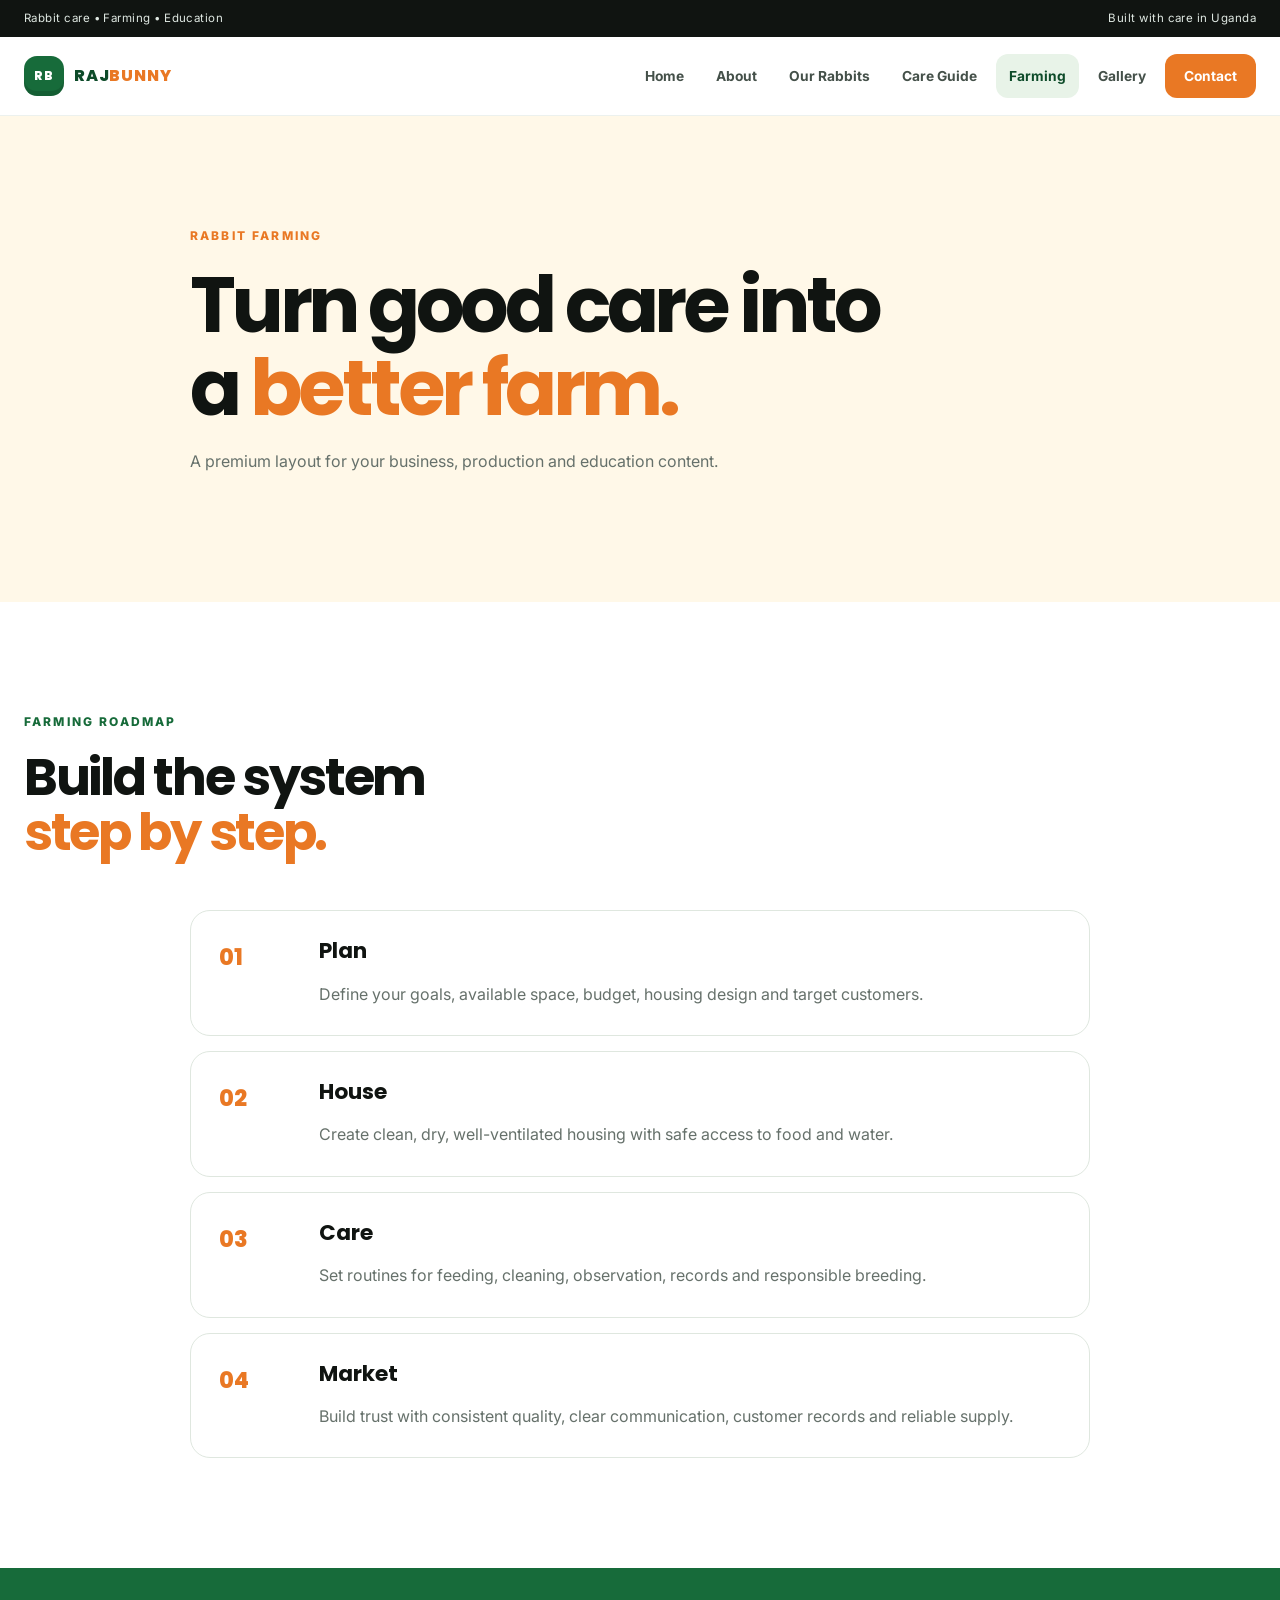
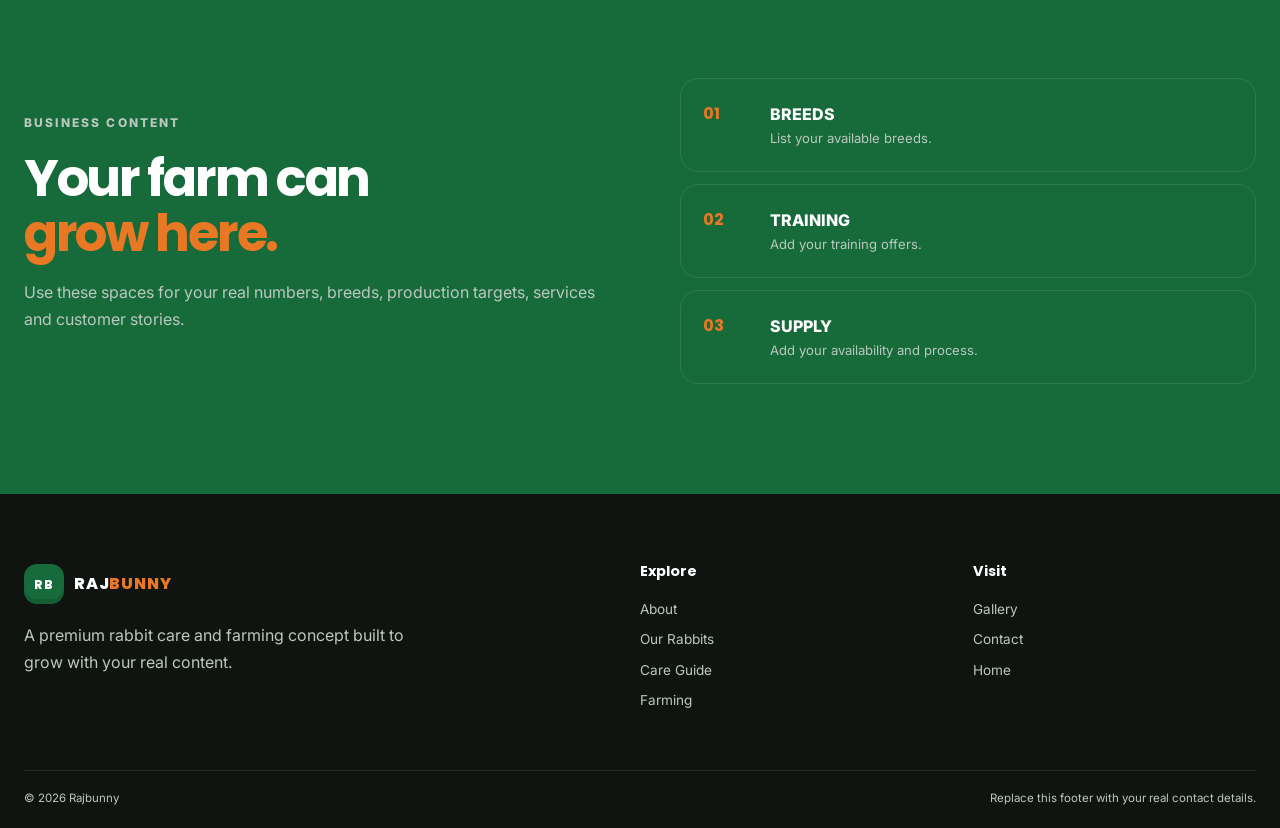
<file: rajbunny-premium/farming.html>
<!DOCTYPE html><html lang="en"><head><meta charset="UTF-8">
<meta name="viewport" content="width=device-width, initial-scale=1.0">
<meta name="theme-color" content="#176B3A">
<link rel="preconnect" href="https://fonts.googleapis.com">
<link rel="preconnect" href="https://fonts.gstatic.com" crossorigin>
<link href="https://fonts.googleapis.com/css2?family=Inter:wght@400;500;600;700&family=Poppins:wght@500;600;700;800&display=swap" rel="stylesheet">
<link rel="stylesheet" href="assets/css/style.css"><title>Farming | Rajbunny</title>
  <link rel="stylesheet" href="assets/css/style.css">
</head><body><div class="topbar"><div class="container topbar-inner"><span>Rabbit care • Farming • Education</span><span>Built with care in Uganda</span></div></div>
<header class="site-header" id="site-header"><div class="container nav-wrap">
<a class="brand" href="index.html"><span class="brand-mark">RB</span><span>RAJ<span>BUNNY</span></span></a>
<button class="nav-toggle" aria-expanded="false" aria-controls="main-nav" aria-label="Open menu"><span></span><span></span><span></span></button>
<nav id="main-nav" class="main-nav"><a href="index.html">Home</a><a href="about.html">About</a><a href="rabbits.html">Our Rabbits</a><a href="care.html">Care Guide</a><a class="active" href="farming.html">Farming</a><a href="gallery.html">Gallery</a><a class="nav-cta" href="contact.html">Contact</a></nav>
</div></header><main>
<section class="page-hero section-cream"><div class="container page-hero-content dark"><p class="eyebrow orange reveal">RABBIT FARMING</p><h1 class="reveal">Turn good care into<br>a <span>better farm.</span></h1><p class="reveal">A premium layout for your business, production and education content.</p></div></section>
<section class="section"><div class="container"><div class="section-heading reveal"><p class="eyebrow green-text">FARMING ROADMAP</p><h2>Build the system<br><span>step by step.</span></h2></div><div class="timeline"><div class="timeline-item reveal"><span>01</span><div><h3>Plan</h3><p>Define your goals, available space, budget, housing design and target customers.</p></div></div><div class="timeline-item reveal"><span>02</span><div><h3>House</h3><p>Create clean, dry, well-ventilated housing with safe access to food and water.</p></div></div><div class="timeline-item reveal"><span>03</span><div><h3>Care</h3><p>Set routines for feeding, cleaning, observation, records and responsible breeding.</p></div></div><div class="timeline-item reveal"><span>04</span><div><h3>Market</h3><p>Build trust with consistent quality, clear communication, customer records and reliable supply.</p></div></div></div></div></section>
<section class="section section-green"><div class="container stat-layout"><div class="reveal"><p class="eyebrow orange">BUSINESS CONTENT</p><h2>Your farm can<br><span>grow here.</span></h2><p>Use these spaces for your real numbers, breeds, production targets, services and customer stories.</p></div><div class="stat-cards"><div class="stat reveal"><strong>01</strong><span>BREEDS</span><p>List your available breeds.</p></div><div class="stat reveal"><strong>02</strong><span>TRAINING</span><p>Add your training offers.</p></div><div class="stat reveal"><strong>03</strong><span>SUPPLY</span><p>Add your availability and process.</p></div></div></div></section>
</main><footer class="site-footer"><div class="container footer-grid"><div><a class="brand footer-brand" href="index.html"><span class="brand-mark">RB</span><span>RAJ<span>BUNNY</span></span></a><p>A premium rabbit care and farming concept built to grow with your real content.</p></div><div><h4>Explore</h4><a href="about.html">About</a><a href="rabbits.html">Our Rabbits</a><a href="care.html">Care Guide</a><a href="farming.html">Farming</a></div><div><h4>Visit</h4><a href="gallery.html">Gallery</a><a href="contact.html">Contact</a><a href="index.html">Home</a></div></div><div class="container footer-bottom"><span>© 2026 Rajbunny</span><span>Replace this footer with your real contact details.</span></div></footer><script src="assets/js/main.js"></script>
<script src="assets/js/main.js"></script>
</body></html>
</file>
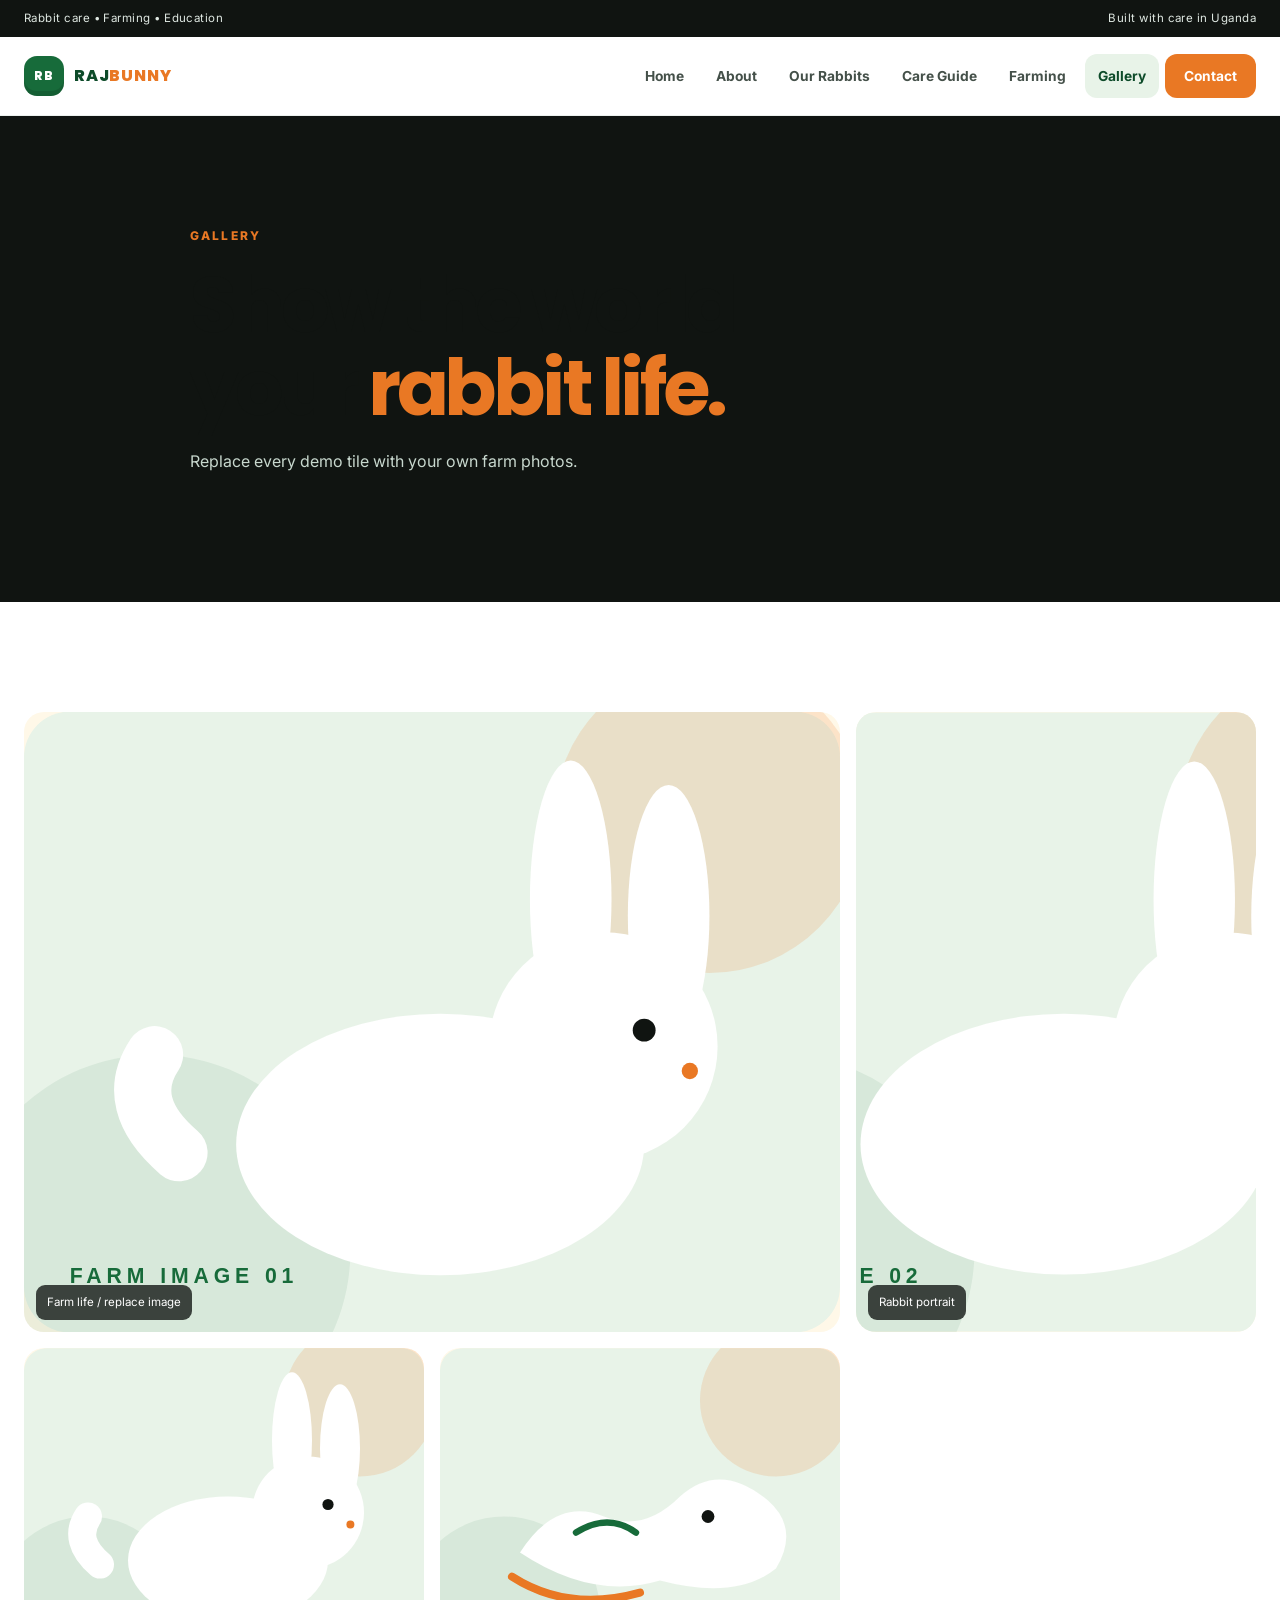
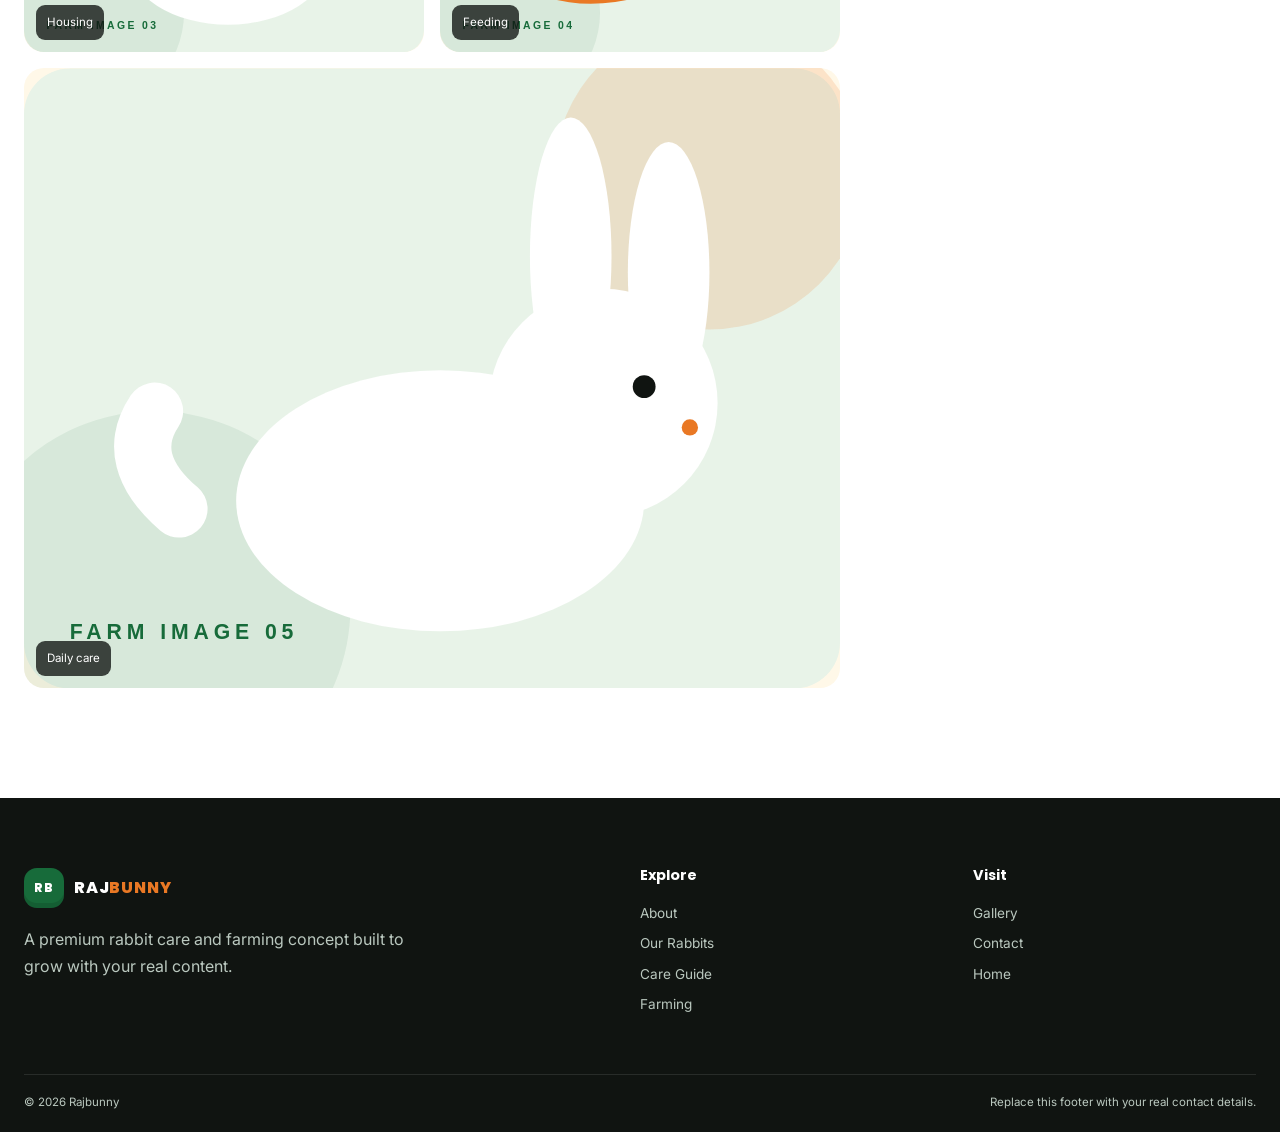
<file: rajbunny-premium/gallery.html>
<!DOCTYPE html><html lang="en"><head><meta charset="UTF-8">
<meta name="viewport" content="width=device-width, initial-scale=1.0">
<meta name="theme-color" content="#176B3A">
<link rel="preconnect" href="https://fonts.googleapis.com">
<link rel="preconnect" href="https://fonts.gstatic.com" crossorigin>
<link href="https://fonts.googleapis.com/css2?family=Inter:wght@400;500;600;700&family=Poppins:wght@500;600;700;800&display=swap" rel="stylesheet">
<link rel="stylesheet" href="assets/css/style.css"><title>Gallery | Rajbunny</title>
  <link rel="stylesheet" href="assets/css/style.css">
</head><body><div class="topbar"><div class="container topbar-inner"><span>Rabbit care • Farming • Education</span><span>Built with care in Uganda</span></div></div>
<header class="site-header" id="site-header"><div class="container nav-wrap">
<a class="brand" href="index.html"><span class="brand-mark">RB</span><span>RAJ<span>BUNNY</span></span></a>
<button class="nav-toggle" aria-expanded="false" aria-controls="main-nav" aria-label="Open menu"><span></span><span></span><span></span></button>
<nav id="main-nav" class="main-nav"><a href="index.html">Home</a><a href="about.html">About</a><a href="rabbits.html">Our Rabbits</a><a href="care.html">Care Guide</a><a href="farming.html">Farming</a><a class="active" href="gallery.html">Gallery</a><a class="nav-cta" href="contact.html">Contact</a></nav>
</div></header><main>
<section class="page-hero section-dark"><div class="container page-hero-content"><p class="eyebrow orange reveal">GALLERY</p><h1 class="reveal">Show the world<br>your <span>rabbit life.</span></h1><p class="reveal">Replace every demo tile with your own farm photos.</p></div></section>
<section class="section"><div class="container"><div class="gallery-grid"><figure class="gallery-item wide reveal"><img src="assets/images/gallery-01.svg" alt="Gallery placeholder"><figcaption>Farm life / replace image</figcaption></figure><figure class="gallery-item reveal"><img src="assets/images/gallery-02.svg" alt="Gallery placeholder"><figcaption>Rabbit portrait</figcaption></figure><figure class="gallery-item reveal"><img src="assets/images/gallery-03.svg" alt="Gallery placeholder"><figcaption>Housing</figcaption></figure><figure class="gallery-item reveal"><img src="assets/images/gallery-04.svg" alt="Gallery placeholder"><figcaption>Feeding</figcaption></figure><figure class="gallery-item wide reveal"><img src="assets/images/gallery-05.svg" alt="Gallery placeholder"><figcaption>Daily care</figcaption></figure></div></div></section>
</main><footer class="site-footer"><div class="container footer-grid"><div><a class="brand footer-brand" href="index.html"><span class="brand-mark">RB</span><span>RAJ<span>BUNNY</span></span></a><p>A premium rabbit care and farming concept built to grow with your real content.</p></div><div><h4>Explore</h4><a href="about.html">About</a><a href="rabbits.html">Our Rabbits</a><a href="care.html">Care Guide</a><a href="farming.html">Farming</a></div><div><h4>Visit</h4><a href="gallery.html">Gallery</a><a href="contact.html">Contact</a><a href="index.html">Home</a></div></div><div class="container footer-bottom"><span>© 2026 Rajbunny</span><span>Replace this footer with your real contact details.</span></div></footer>
<script src="assets/js/main.js"></script>
</body></html>
</file>
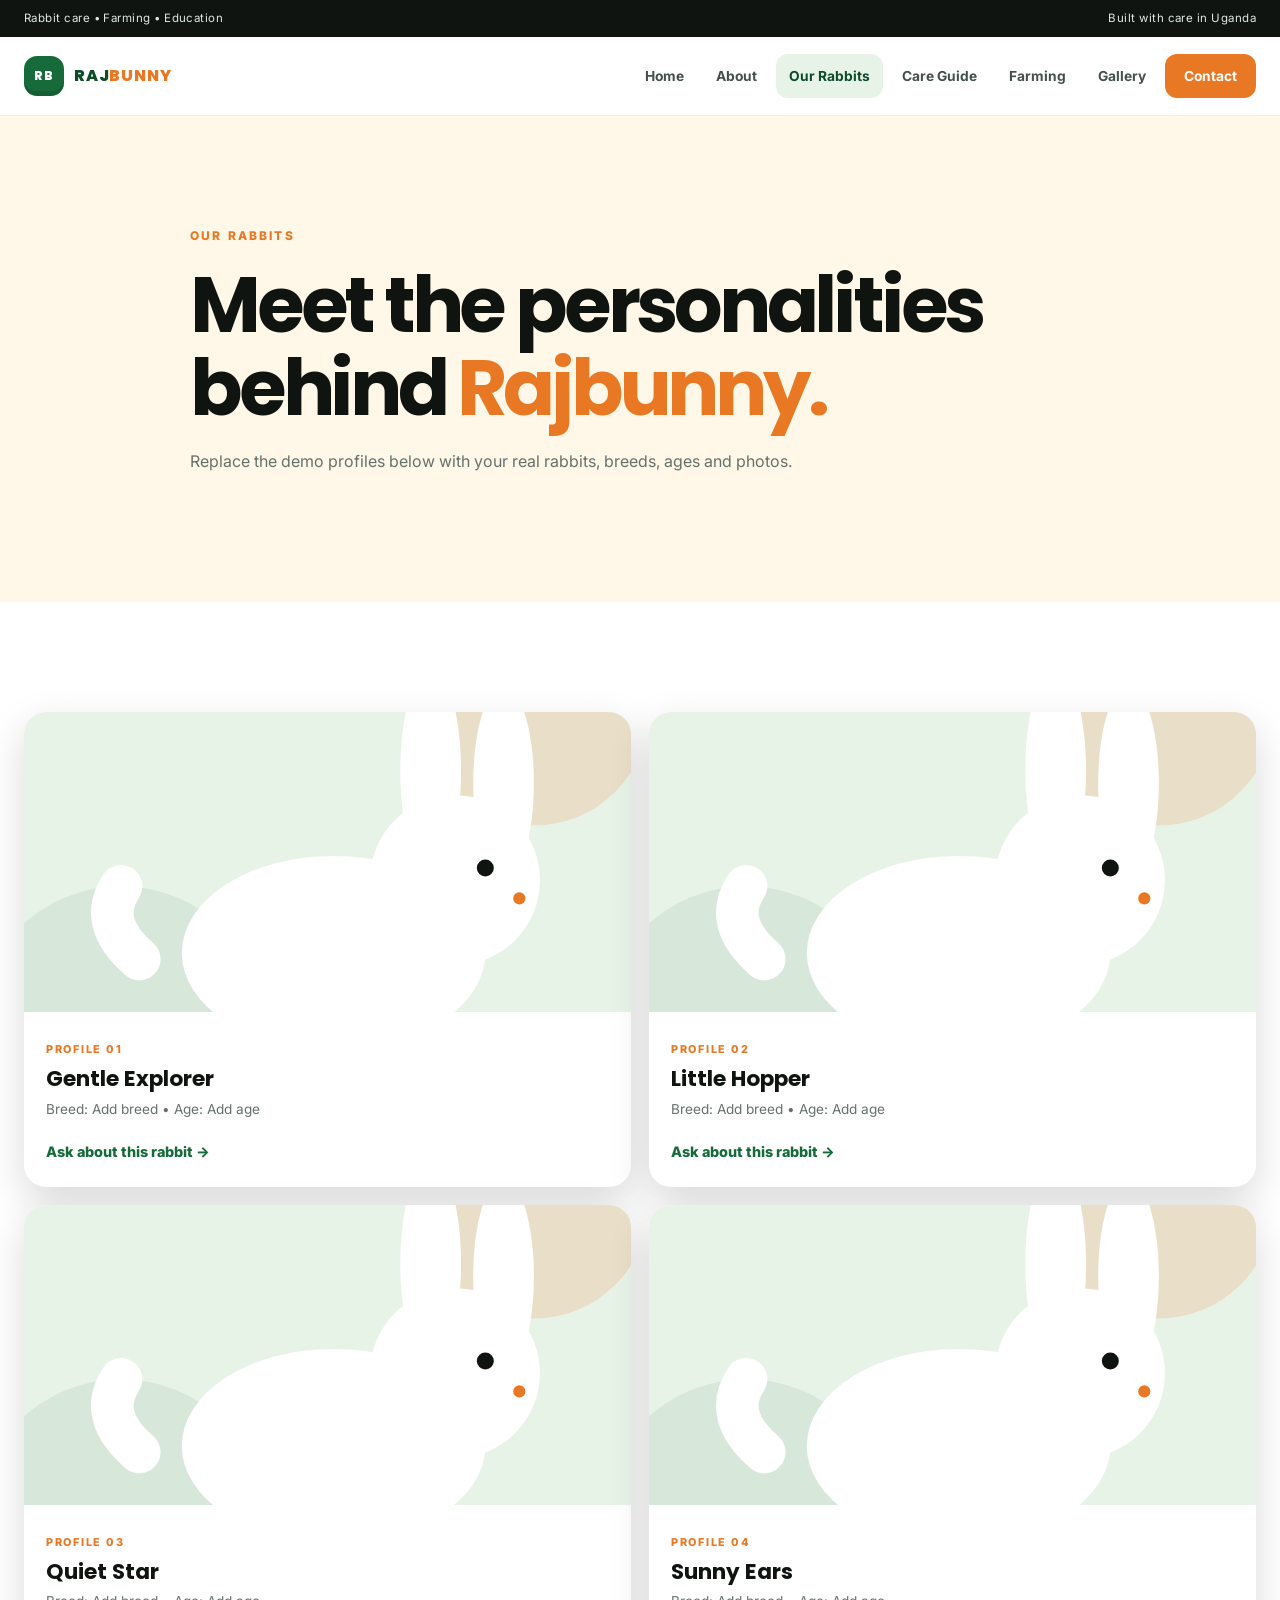
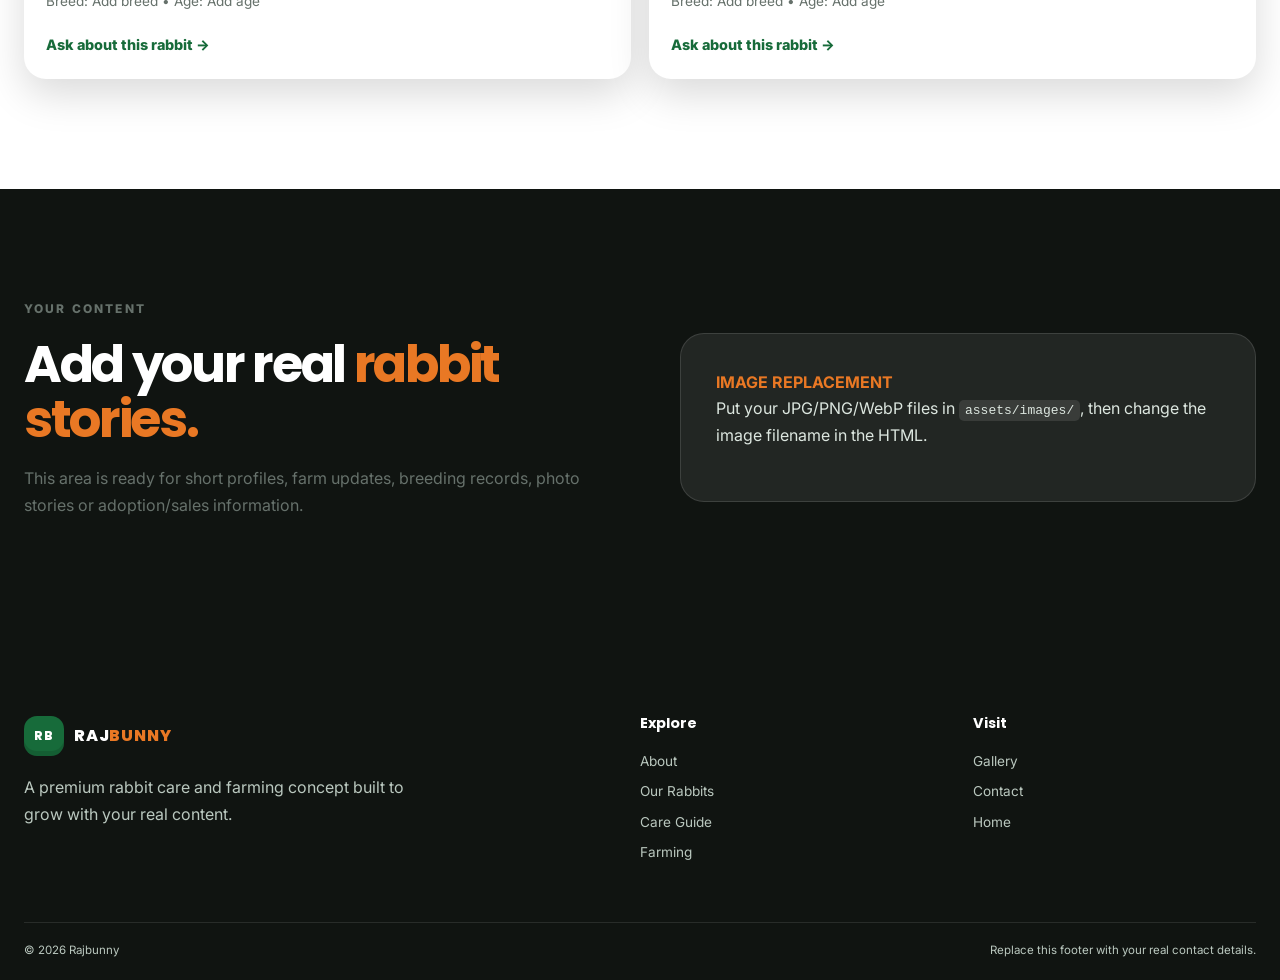
<file: rajbunny-premium/rabbits.html>
<!DOCTYPE html><html lang="en"><head><meta charset="UTF-8">
<meta name="viewport" content="width=device-width, initial-scale=1.0">
<meta name="theme-color" content="#176B3A">
<link rel="preconnect" href="https://fonts.googleapis.com">
<link rel="preconnect" href="https://fonts.gstatic.com" crossorigin>
<link href="https://fonts.googleapis.com/css2?family=Inter:wght@400;500;600;700&family=Poppins:wght@500;600;700;800&display=swap" rel="stylesheet">
<link rel="stylesheet" href="assets/css/style.css"><title>Our Rabbits | Rajbunny</title>
  <link rel="stylesheet" href="assets/css/style.css">
</head><body><div class="topbar"><div class="container topbar-inner"><span>Rabbit care • Farming • Education</span><span>Built with care in Uganda</span></div></div>
<header class="site-header" id="site-header"><div class="container nav-wrap">
<a class="brand" href="index.html"><span class="brand-mark">RB</span><span>RAJ<span>BUNNY</span></span></a>
<button class="nav-toggle" aria-expanded="false" aria-controls="main-nav" aria-label="Open menu"><span></span><span></span><span></span></button>
<nav id="main-nav" class="main-nav"><a href="index.html">Home</a><a href="about.html">About</a><a class="active" href="rabbits.html">Our Rabbits</a><a href="care.html">Care Guide</a><a href="farming.html">Farming</a><a href="gallery.html">Gallery</a><a class="nav-cta" href="contact.html">Contact</a></nav>
</div></header><main>
<section class="page-hero section-cream"><div class="container page-hero-content dark"><p class="eyebrow orange reveal">OUR RABBITS</p><h1 class="reveal">Meet the personalities<br>behind <span>Rajbunny.</span></h1><p class="reveal">Replace the demo profiles below with your real rabbits, breeds, ages and photos.</p></div></section>
<section class="section"><div class="container"><div class="rabbit-grid rabbit-grid-large"><article class="rabbit-card reveal"><img src="assets/images/rabbit-01.svg" alt="Rabbit placeholder"><div><span>PROFILE 01</span><h3>Gentle Explorer</h3><p>Breed: Add breed • Age: Add age</p><a class="text-link" href="contact.html">Ask about this rabbit →</a></div></article><article class="rabbit-card reveal"><img src="assets/images/rabbit-02.svg" alt="Rabbit placeholder"><div><span>PROFILE 02</span><h3>Little Hopper</h3><p>Breed: Add breed • Age: Add age</p><a class="text-link" href="contact.html">Ask about this rabbit →</a></div></article><article class="rabbit-card reveal"><img src="assets/images/rabbit-03.svg" alt="Rabbit placeholder"><div><span>PROFILE 03</span><h3>Quiet Star</h3><p>Breed: Add breed • Age: Add age</p><a class="text-link" href="contact.html">Ask about this rabbit →</a></div></article><article class="rabbit-card reveal"><img src="assets/images/rabbit-04.svg" alt="Rabbit placeholder"><div><span>PROFILE 04</span><h3>Sunny Ears</h3><p>Breed: Add breed • Age: Add age</p><a class="text-link" href="contact.html">Ask about this rabbit →</a></div></article></div></div></section>
<section class="section section-dark"><div class="container split"><div class="content-block reveal"><p class="eyebrow orange">YOUR CONTENT</p><h2>Add your real <span>rabbit stories.</span></h2><p>This area is ready for short profiles, farm updates, breeding records, photo stories or adoption/sales information.</p></div><div class="note-card reveal"><strong>IMAGE REPLACEMENT</strong><p>Put your JPG/PNG/WebP files in <code>assets/images/</code>, then change the image filename in the HTML.</p></div></div></section>
</main><footer class="site-footer"><div class="container footer-grid"><div><a class="brand footer-brand" href="index.html"><span class="brand-mark">RB</span><span>RAJ<span>BUNNY</span></span></a><p>A premium rabbit care and farming concept built to grow with your real content.</p></div><div><h4>Explore</h4><a href="about.html">About</a><a href="rabbits.html">Our Rabbits</a><a href="care.html">Care Guide</a><a href="farming.html">Farming</a></div><div><h4>Visit</h4><a href="gallery.html">Gallery</a><a href="contact.html">Contact</a><a href="index.html">Home</a></div></div><div class="container footer-bottom"><span>© 2026 Rajbunny</span><span>Replace this footer with your real contact details.</span></div></footer><script src="assets/js/main.js"></script>
<script src="assets/js/main.js"></script>
</body></html>
</file>
<file: rajbunny-premium/assets/css/style.css>
:root{
--green:#176B3A;--green-deep:#0D4B29;--green-soft:#E8F3E8;--orange:#E97824;--orange-deep:#c85c12;
--cream:#FFF8E8;--white:#fff;--black:#101411;--ink:#1F2933;--muted:#66716b;--line:#dfe7df;
--shadow:0 20px 60px rgba(13,75,41,.10);--radius:24px;--max:1240px;
}
*{box-sizing:border-box}html{scroll-behavior:smooth}body{margin:0;font-family:Inter,Arial,sans-serif;color:var(--ink);background:var(--white);line-height:1.65}img{display:block;width:100%;max-width:100%}a{color:inherit;text-decoration:none}button,input,textarea{font:inherit}.container{width:min(var(--max),calc(100% - 48px));margin:auto}
h1,h2,h3,h4{font-family:Poppins,Arial,sans-serif;line-height:1.08;margin:0 0 18px;color:var(--black)}h1{font-size:clamp(3rem,6vw,6.5rem);letter-spacing:-.055em}h2{font-size:clamp(2.2rem,4vw,4.4rem);letter-spacing:-.045em}h3{font-size:1.35rem}p{margin:0 0 18px}.eyebrow{font-size:.75rem;letter-spacing:.18em;font-weight:800}.orange{color:var(--orange)}.green-text{color:var(--green)}h1 span,h2 span{color:var(--orange)}
.topbar{background:var(--black);color:#dfe8e2;font-size:.72rem;letter-spacing:.04em}.topbar-inner{display:flex;justify-content:space-between;padding:9px 0}
.site-header{position:sticky;top:0;z-index:100;background:rgba(255,255,255,.94);backdrop-filter:blur(16px);border-bottom:1px solid rgba(13,75,41,.08);transition:.3s}.site-header.scrolled{box-shadow:0 10px 35px rgba(0,0,0,.08)}
.nav-wrap{min-height:78px;display:flex;align-items:center;justify-content:space-between;gap:30px}.brand{display:flex;align-items:center;gap:10px;font-family:Poppins;font-weight:800;letter-spacing:.05em;color:var(--green-deep)}.brand>span:last-child>span{color:var(--orange)}.brand-mark{width:40px;height:40px;display:grid;place-items:center;border-radius:13px;background:var(--green);color:white;font-size:.75rem;box-shadow:inset 0 -5px 0 rgba(0,0,0,.12)}.main-nav{display:flex;align-items:center;gap:6px}.main-nav a{padding:11px 13px;border-radius:12px;font-size:.86rem;font-weight:700;color:#445049}.main-nav a:hover,.main-nav a.active{background:var(--green-soft);color:var(--green-deep)}.main-nav .nav-cta{background:var(--orange);color:#fff;padding-inline:19px}.main-nav .nav-cta:hover{background:var(--orange-deep);color:#fff}.nav-toggle{display:none;background:var(--green);border:0;border-radius:12px;padding:10px}.nav-toggle span{display:block;width:23px;height:2px;background:white;margin:4px}
.hero{min-height:calc(100vh - 112px);position:relative;display:flex;align-items:center;overflow:hidden;background:var(--green-deep)}.hero-media{position:absolute;inset:0}.hero-media img{height:100%;object-fit:cover;object-position:center}.hero-overlay{position:absolute;inset:0;background:linear-gradient(90deg,rgba(7,29,16,.92) 0%,rgba(7,29,16,.70) 42%,rgba(7,29,16,.18) 100%)}.hero-content{position:relative;z-index:2;color:white;padding:100px 0}.hero h1{color:white;max-width:850px}.hero-copy{font-size:1.1rem;max-width:650px;color:#e4eee7}.hero-actions{display:flex;gap:12px;flex-wrap:wrap;margin:30px 0}.btn{display:inline-flex;align-items:center;justify-content:center;gap:14px;padding:14px 20px;border-radius:14px;border:1px solid transparent;font-weight:800;cursor:pointer;transition:.25s}.btn-primary{background:var(--orange);color:white;box-shadow:0 12px 30px rgba(233,120,36,.25)}.btn-primary:hover{transform:translateY(-2px);background:var(--orange-deep)}.btn-ghost{color:white;border-color:rgba(255,255,255,.3);background:rgba(255,255,255,.08);backdrop-filter:blur(8px)}.btn-ghost:hover{background:white;color:var(--green-deep)}.hero-meta{display:flex;gap:30px;flex-wrap:wrap;color:#d4e3d9;font-size:.75rem;text-transform:uppercase;letter-spacing:.08em}.hero-meta b{color:var(--orange);margin-right:7px}
.trust-strip{background:var(--orange);color:white}.trust-grid{display:grid;grid-template-columns:repeat(4,1fr)}.trust-grid div{padding:25px 18px;display:flex;gap:12px;align-items:center;border-right:1px solid rgba(255,255,255,.18)}.trust-grid div:last-child{border:0}.trust-grid strong{font-family:Poppins;font-size:1.1rem}.trust-grid span{font-size:.78rem;font-weight:700}
.section{padding:110px 0}.section-cream{background:var(--cream)}.section-green{background:var(--green);color:white}.section-dark{background:var(--black);color:#dce6df}.section-dark h2,.section-green h2{color:white}.section-heading{max-width:720px;margin-bottom:50px}.section-heading p:last-child{color:var(--muted);max-width:650px}.section-heading.light p:last-child{color:#c9d9ce}.feature-grid{display:grid;grid-template-columns:repeat(3,1fr);gap:18px}.feature-card{padding:34px;border:1px solid var(--line);border-radius:var(--radius);background:white;box-shadow:var(--shadow);min-height:350px;display:flex;flex-direction:column}.feature-card.feature-dark{background:var(--green-deep);color:#e9f2eb;border-color:transparent}.feature-card h3{margin-top:15px}.feature-dark h3{color:white}.feature-card p{color:var(--muted)}.feature-dark p{color:#cbdacf}.feature-card a{margin-top:auto;color:var(--green);font-weight:800;font-size:.86rem}.feature-dark a{color:var(--orange)}.card-icon{width:54px;height:54px;border-radius:17px;display:grid;place-items:center;font-size:1.6rem;background:var(--green-soft);color:var(--green)}.orange-bg{background:var(--orange);color:white}.cream{background:var(--cream);color:var(--orange)}.card-number{font-size:.7rem!important;letter-spacing:.15em;font-weight:800;margin-top:25px!important}
.split{display:grid;grid-template-columns:1fr 1fr;gap:80px;align-items:center}.image-frame{position:relative;border-radius:28px;overflow:hidden;background:var(--green-soft);min-height:460px;box-shadow:var(--shadow)}.image-frame img{height:100%;object-fit:cover;min-height:460px}.image-label{position:absolute;left:16px;bottom:16px;background:rgba(16,20,17,.8);color:white;padding:8px 12px;border-radius:10px;font-size:.65rem;letter-spacing:.1em;font-weight:800}.content-block>p{max-width:620px;color:var(--muted)}.check-list{display:grid;gap:10px;margin:28px 0}.check-list div{padding:11px 14px;background:var(--green-soft);border-radius:12px;color:var(--green-deep);font-weight:700;font-size:.9rem}.text-link{font-weight:800;color:var(--green);font-size:.9rem}
.rabbit-grid{display:grid;grid-template-columns:repeat(3,1fr);gap:18px}.rabbit-grid-large{grid-template-columns:repeat(2,1fr)}.rabbit-card{background:white;border-radius:22px;overflow:hidden;box-shadow:0 15px 40px rgba(0,0,0,.15);color:var(--ink);transition:.3s}.rabbit-card:hover{transform:translateY(-6px)}.rabbit-card img{height:300px;object-fit:cover}.rabbit-card>div{padding:22px}.rabbit-card span{font-size:.68rem;letter-spacing:.16em;color:var(--orange);font-weight:800}.rabbit-card h3{margin:7px 0}.rabbit-card p{font-size:.85rem;color:var(--muted)}
.stat-layout{display:grid;grid-template-columns:1fr 1fr;gap:80px;align-items:center}.stat-layout p{color:#bac8bf;max-width:600px}.stat-cards{display:grid;gap:12px}.stat{display:grid;grid-template-columns:55px 1fr;column-gap:12px;padding:22px;border:1px solid rgba(255,255,255,.1);border-radius:18px}.stat strong{grid-row:span 2;color:var(--orange);font-family:Poppins}.stat span{font-weight:800;color:white}.stat p{font-size:.82rem;margin:0}
.cta-section{padding:70px 0;background:var(--cream)}.cta-box{background:white;border-radius:30px;padding:50px 55px;display:flex;align-items:center;justify-content:space-between;gap:30px;box-shadow:var(--shadow)}
.page-hero{padding:110px 0}.page-hero-content{max-width:900px}.page-hero-content p:last-child{max-width:680px;color:#c8d8ce}.page-hero-content.dark p:last-child{color:var(--muted)}
.value-grid,.article-grid{display:grid;grid-template-columns:repeat(3,1fr);gap:18px}.value-card,.article-card{background:white;border:1px solid var(--line);padding:32px;border-radius:22px}.value-card b,.article-number{color:var(--orange);font-family:Poppins;font-weight:800}.value-card p,.article-card p{color:var(--muted)}.article-card a{font-weight:800;color:var(--green)}
.timeline{max-width:900px;margin:auto;display:grid;gap:15px}.timeline-item{display:grid;grid-template-columns:80px 1fr;gap:20px;padding:28px;border:1px solid var(--line);border-radius:20px}.timeline-item>span{font-family:Poppins;color:var(--orange);font-weight:800;font-size:1.4rem}.timeline-item p{color:var(--muted);margin:0}
.note-card{padding:35px;border-radius:24px;background:rgba(255,255,255,.08);border:1px solid rgba(255,255,255,.12)}.note-card strong{color:var(--orange)}.note-card code{background:rgba(255,255,255,.1);padding:3px 6px;border-radius:5px}
.gallery-grid{display:grid;grid-template-columns:repeat(3,1fr);gap:16px}.gallery-item{margin:0;border-radius:20px;overflow:hidden;background:var(--cream);position:relative;min-height:300px}.gallery-item.wide{grid-column:span 2}.gallery-item img{height:100%;min-height:300px;object-fit:cover}.gallery-item figcaption{position:absolute;left:12px;bottom:12px;background:rgba(16,20,17,.78);color:white;padding:8px 11px;border-radius:9px;font-size:.72rem}
.contact-grid{display:grid;grid-template-columns:1fr 1fr;gap:80px}.contact-list{display:grid;gap:10px;margin-top:30px}.contact-list div{display:flex;flex-direction:column;padding:15px 0;border-bottom:1px solid var(--line)}.contact-list b{font-size:.68rem;letter-spacing:.15em;color:var(--orange)}.contact-list span{font-weight:700}.contact-form{padding:35px;background:var(--cream);border-radius:25px;display:grid;gap:18px}.contact-form label{font-weight:800;font-size:.85rem}.contact-form input,.contact-form textarea{display:block;width:100%;margin-top:7px;border:1px solid #d5dfd5;border-radius:12px;padding:13px;background:white;outline:0}.contact-form input:focus,.contact-form textarea:focus{border-color:var(--green)}.contact-form small{color:var(--muted)}
.site-footer{background:var(--black);color:#bac8bf;padding:70px 0 20px}.footer-grid{display:grid;grid-template-columns:2fr 1fr 1fr;gap:50px}.footer-brand{color:white;margin-bottom:18px}.footer-grid p{max-width:390px}.footer-grid h4{color:white;font-size:.9rem}.footer-grid>div:not(:first-child) a{display:block;margin:8px 0;font-size:.85rem}.footer-bottom{border-top:1px solid rgba(255,255,255,.1);margin-top:50px;padding-top:18px;display:flex;justify-content:space-between;font-size:.72rem}
.reveal{opacity:0;transform:translateY(-32px);transition:opacity .75s ease,transform .75s cubic-bezier(.2,.8,.2,1)}.reveal.is-visible{opacity:1;transform:translateY(0)}.reveal:nth-child(2){transition-delay:.08s}.reveal:nth-child(3){transition-delay:.16s}.reveal:nth-child(4){transition-delay:.24s}.reveal:nth-child(5){transition-delay:.32s}
@media(max-width:1050px){.main-nav{gap:0}.main-nav a{padding:10px 8px}.feature-grid,.rabbit-grid{grid-template-columns:repeat(2,1fr)}.trust-grid{grid-template-columns:repeat(2,1fr)}.trust-grid div:nth-child(2){border-right:0}.stat-layout,.contact-grid{gap:45px}}
@media(max-width:800px){.container{width:min(var(--max),calc(100% - 30px))}.topbar-inner{justify-content:center}.topbar-inner span:last-child{display:none}.nav-wrap{min-height:68px}.nav-toggle{display:block}.main-nav{position:absolute;left:15px;right:15px;top:74px;background:var(--green-deep);padding:12px;border-radius:18px;display:grid;gap:4px;box-shadow:0 20px 45px rgba(0,0,0,.25);opacity:0;visibility:hidden;transform:translateY(-10px);transition:.25s}.main-nav.open{opacity:1;visibility:visible;transform:translateY(0)}.main-nav a,.main-nav a.active{color:white;background:transparent}.main-nav a:hover,.main-nav a.active{background:rgba(255,255,255,.1);color:white}.main-nav .nav-cta{background:var(--orange)}.hero{min-height:720px}.hero-overlay{background:linear-gradient(90deg,rgba(7,29,16,.9),rgba(7,29,16,.55))}.hero-content{padding:80px 0}.section{padding:75px 0}.split,.stat-layout,.contact-grid{grid-template-columns:1fr}.feature-grid,.rabbit-grid,.rabbit-grid-large,.value-grid,.article-grid{grid-template-columns:1fr}.image-frame,.image-frame img{min-height:360px}.gallery-grid{grid-template-columns:1fr 1fr}.gallery-item.wide{grid-column:span 2}.cta-box{padding:35px;display:grid}.footer-grid{grid-template-columns:1fr 1fr}}
@media(max-width:520px){h1{font-size:clamp(2.7rem,14vw,4rem)}h2{font-size:2.25rem}.hero{min-height:680px}.hero-copy{font-size:.98rem}.hero-meta{gap:12px;display:grid}.trust-grid{grid-template-columns:1fr}.trust-grid div{border-right:0;border-bottom:1px solid rgba(255,255,255,.18)}.gallery-grid{grid-template-columns:1fr}.gallery-item.wide{grid-column:auto}.footer-grid{grid-template-columns:1fr}.footer-bottom{display:grid;gap:8px}.rabbit-card img{height:260px}.page-hero{padding:80px 0}}
@media(min-width:1800px){:root{--max:1500px}.hero-content{padding:150px 0}.section{padding:140px 0}.container{font-size:1.04rem}}
@media(prefers-reduced-motion:reduce){html{scroll-behavior:auto}.reveal{opacity:1;transform:none;transition:none}.btn,.rabbit-card{transition:none}}
</file>
